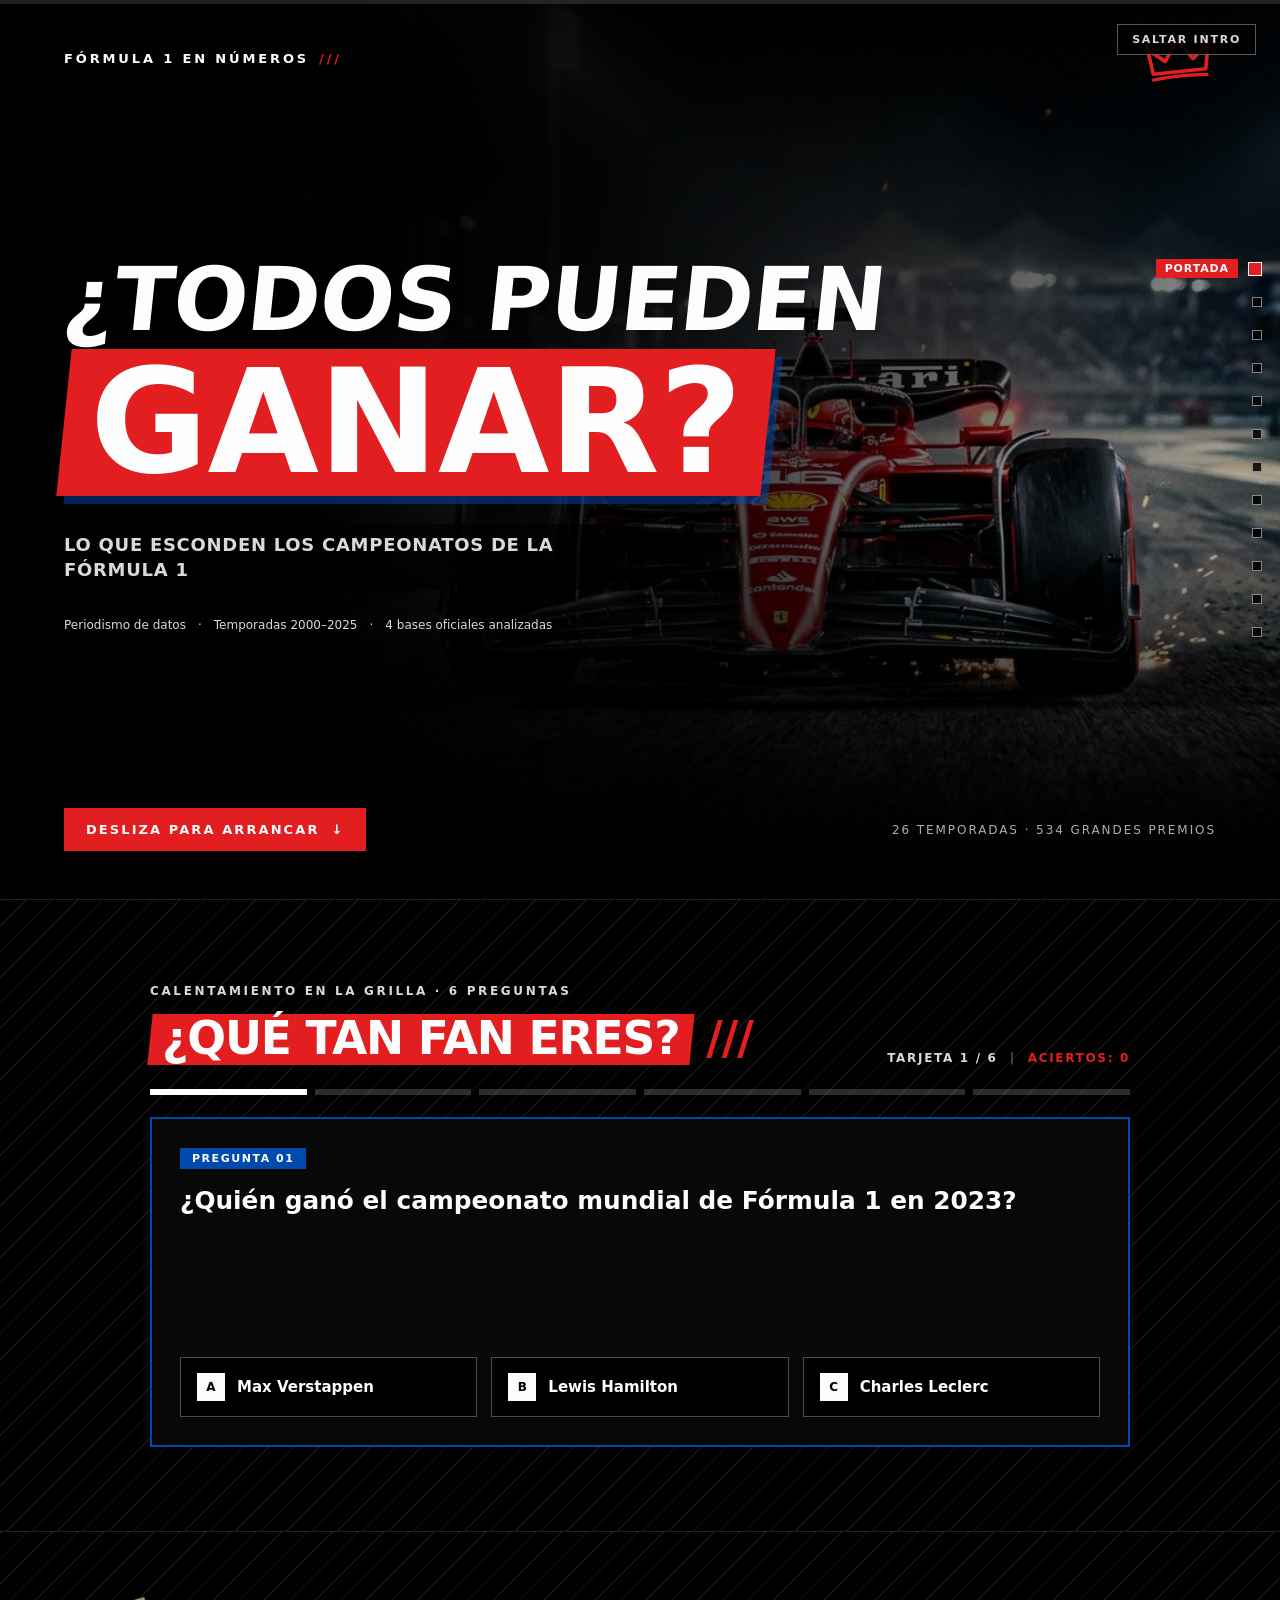
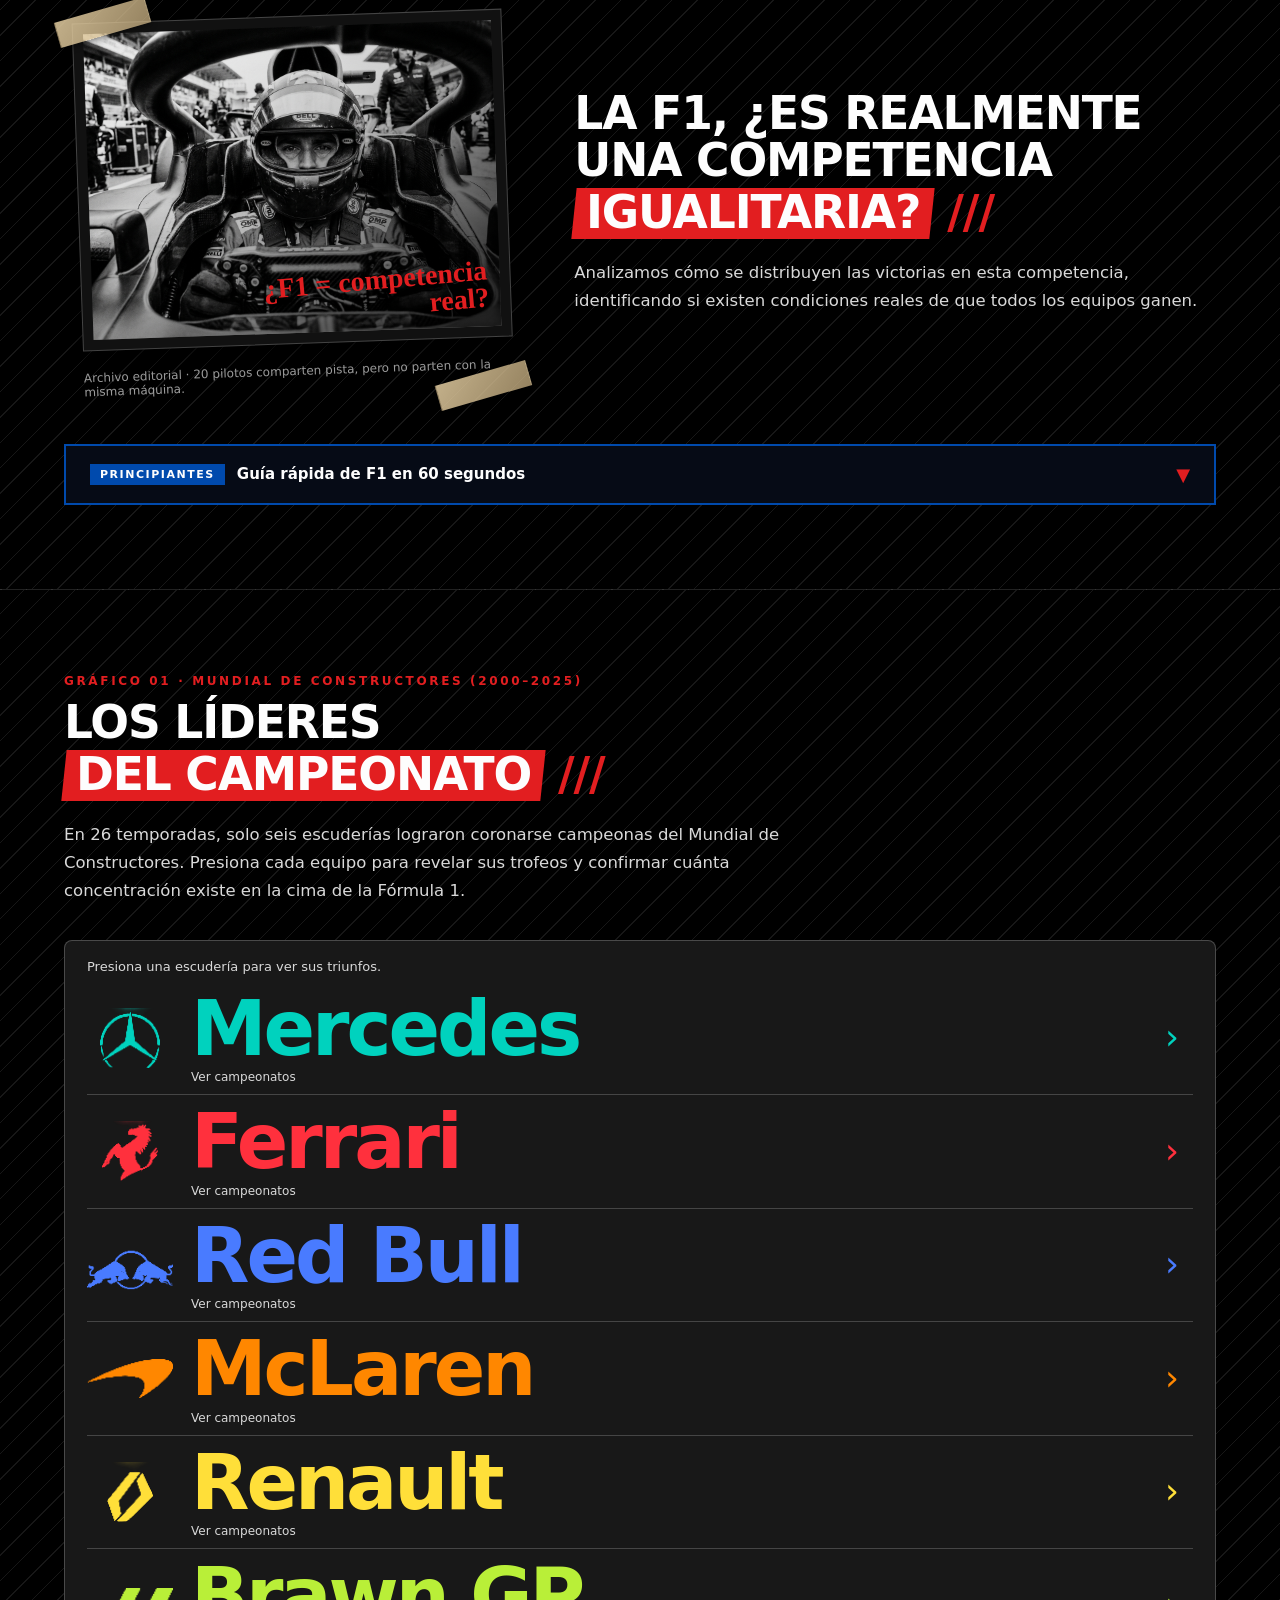
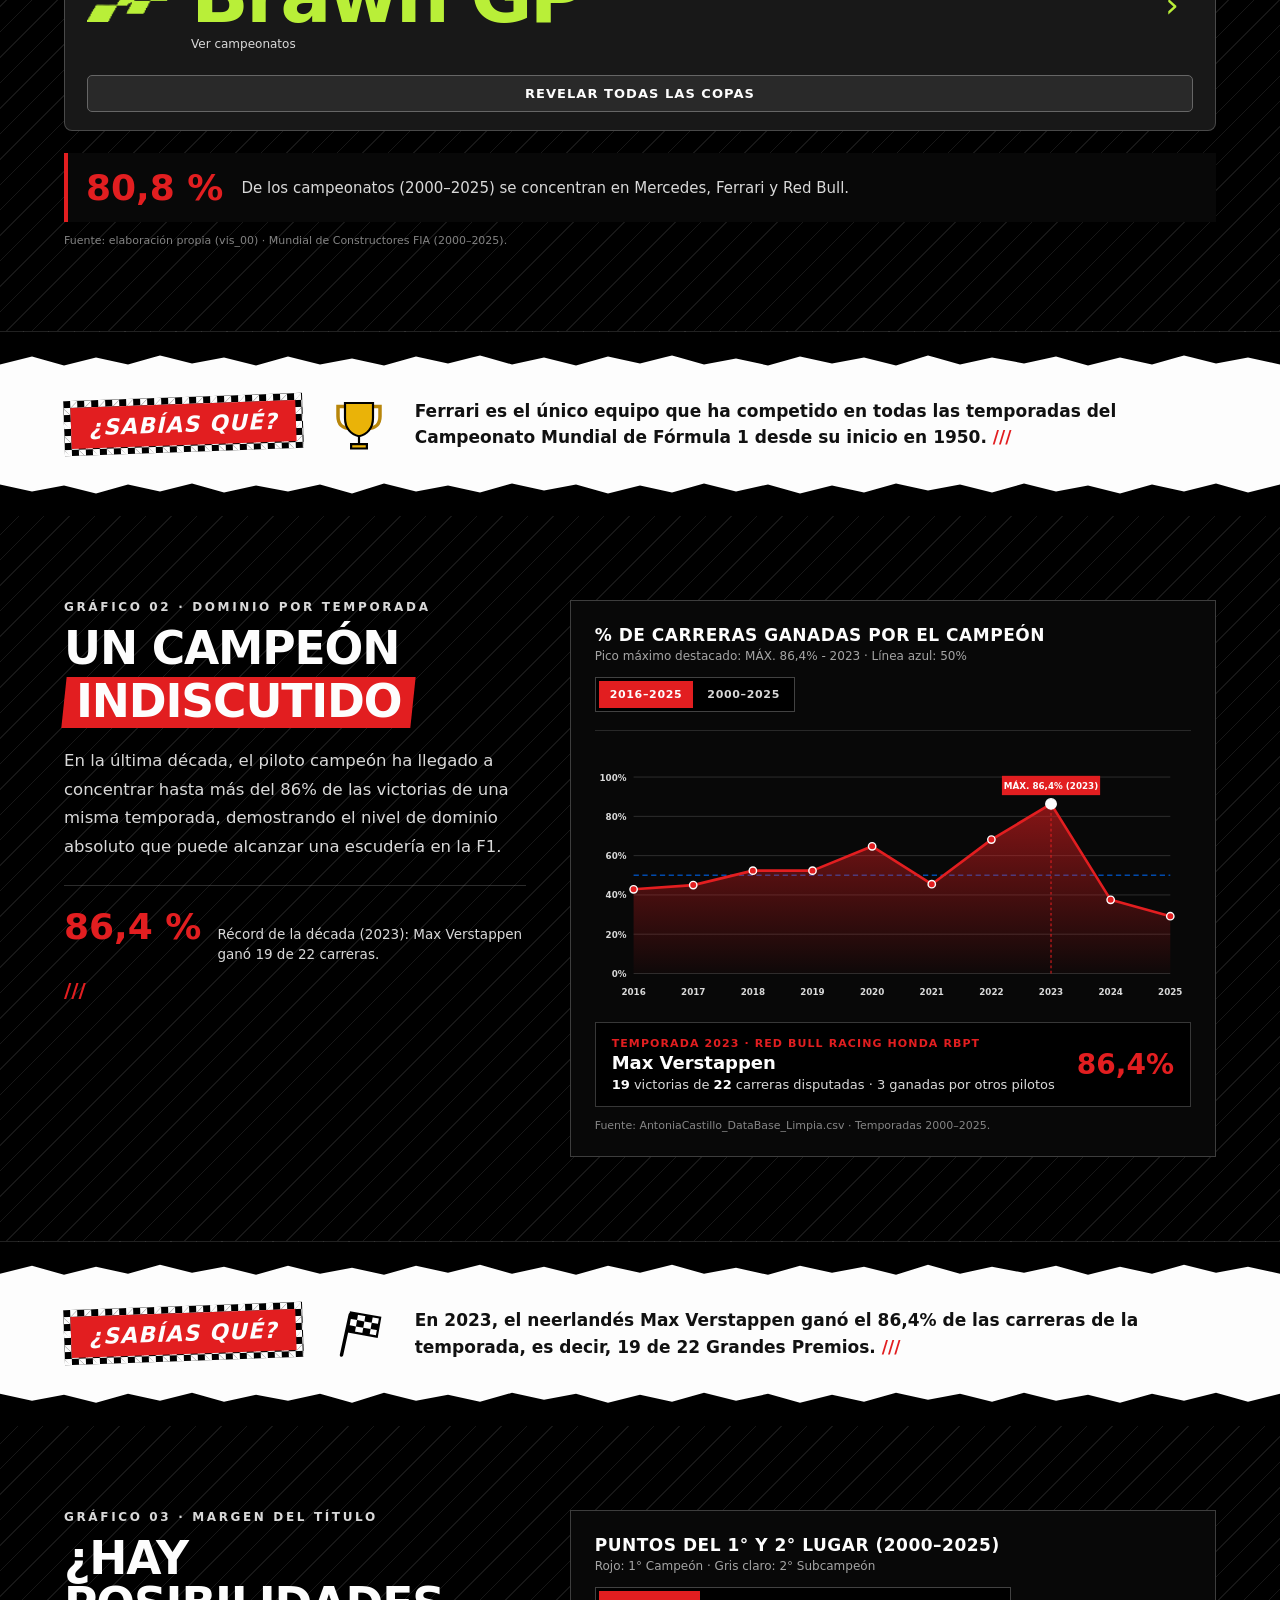
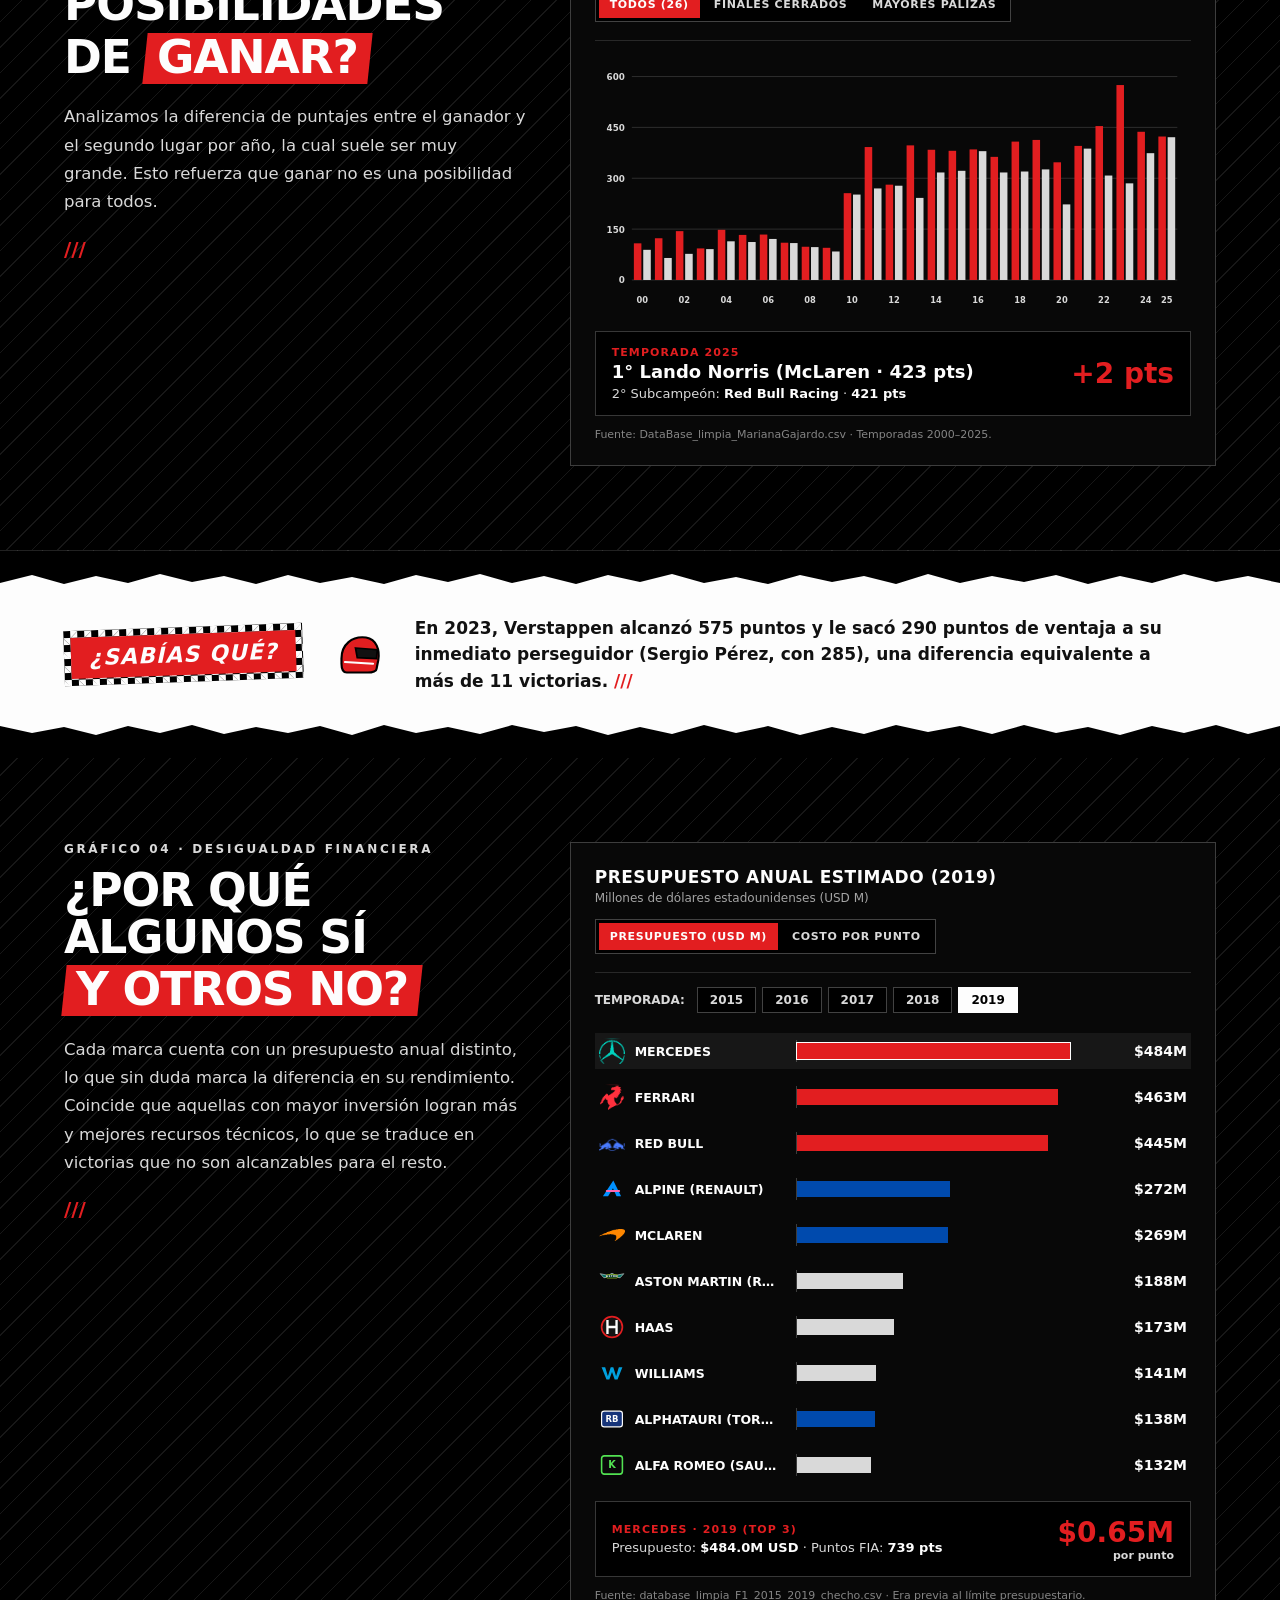
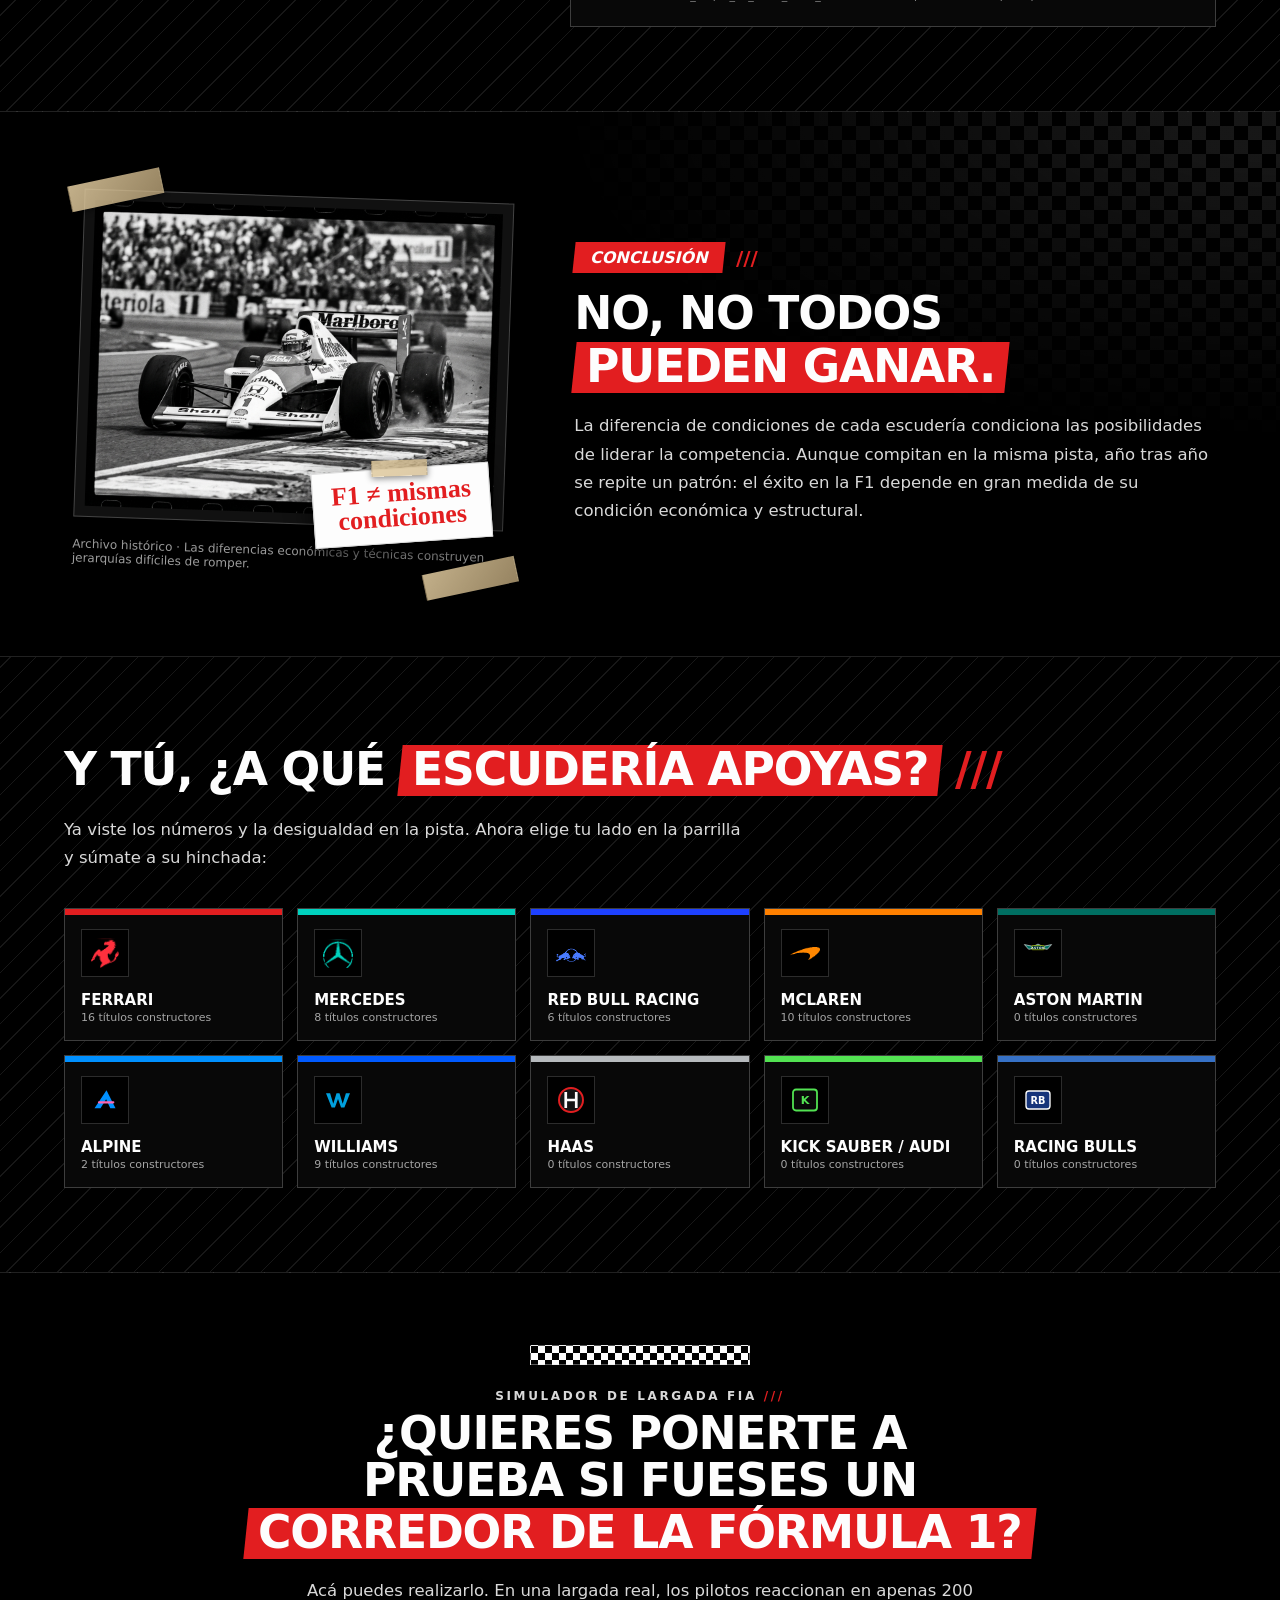
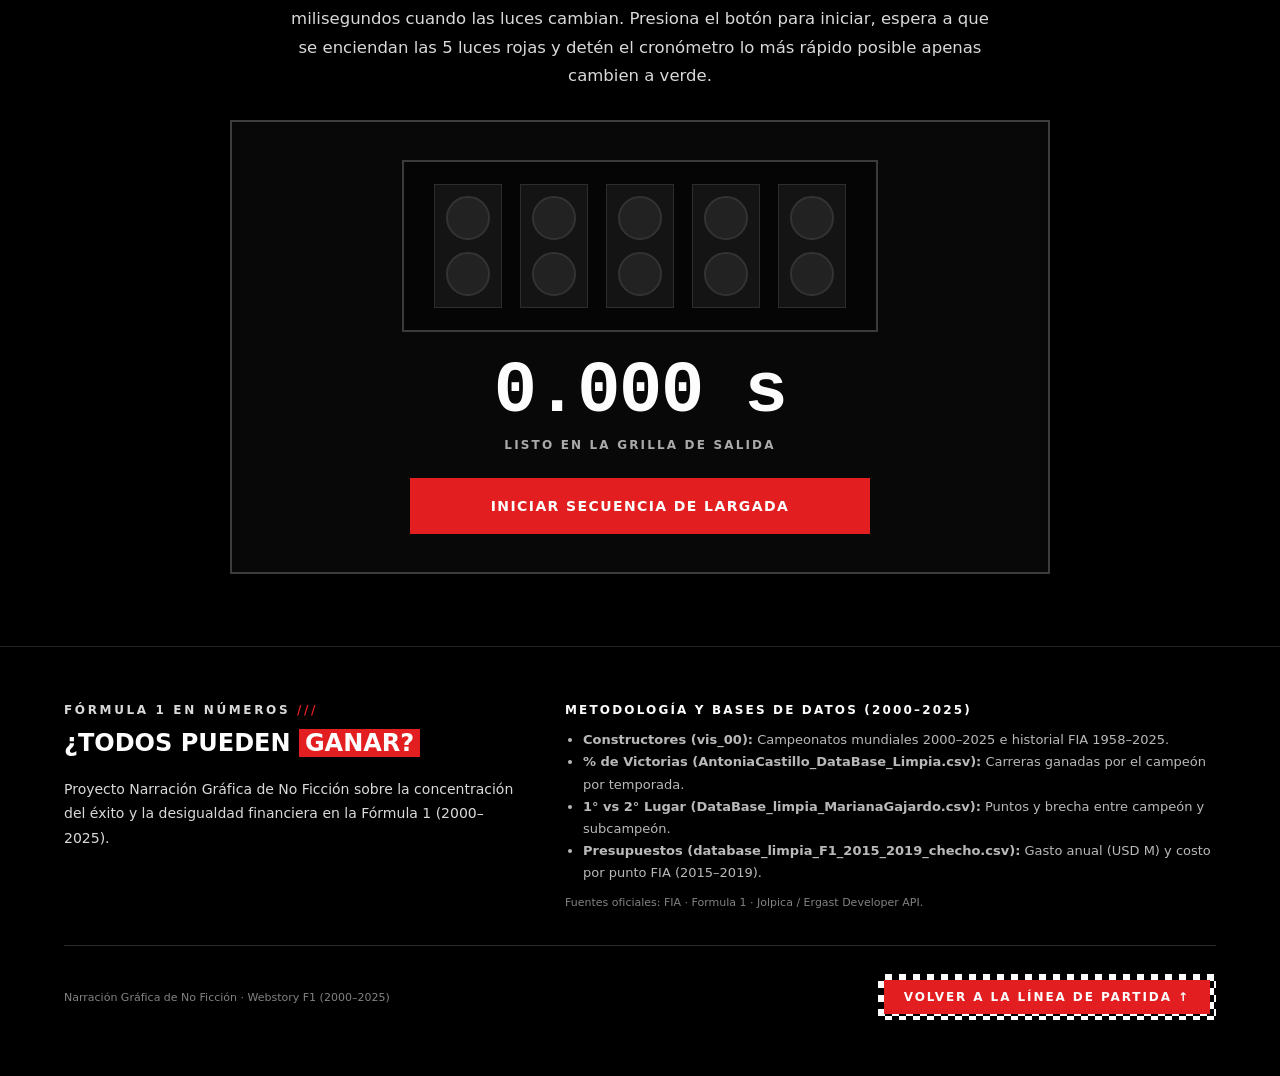
<file: Entrega_05/docs/index.html>
<!doctype html>
<html lang="es">
<head>
  <meta charset="utf-8" />
  <meta name="viewport" content="width=device-width, initial-scale=1.0" />
  <title>¿Todos Pueden Ganar? — Fórmula 1 en Números</title>
  <meta name="description" content="Lo que esconden los campeonatos de la Fórmula 1. Webstory interactiva de periodismo de datos sobre la concentración del éxito y los presupuestos en la F1 (2000–2025)." />
  <link rel="stylesheet" href="styles.css" />
  <script src="app.js" defer></script>
</head>
<body>
  <!-- Animación de Apertura (3.4s GPU translate3d) -->
  <div id="intro-overlay" class="intro-overlay" aria-hidden="false">
    <div id="intro-curtain" class="intro-curtain">
      <div class="bg-telemetry-stripes" style="position:absolute;inset:0;opacity:0.6;pointer-events:none;"></div>
      <div class="intro-curtain-edge" aria-hidden="true"></div>
      <div class="intro-caption">
        <p>Fórmula 1 en Números ///</p>
        <h2>¿Todos pueden <span>ganar?</span></h2>
      </div>
    </div>
    <div class="intro-car-runner" aria-hidden="true">
      <div id="intro-car-slot"></div>
      <div class="intro-tire-wakes">
        <div class="intro-wake-side"></div>
        <div class="intro-wake-center"></div>
        <div class="intro-wake-side"></div>
      </div>
    </div>
    <button type="button" id="intro-skip" class="intro-skip">Saltar intro</button>
  </div>

  <!-- Barra de progreso superior (4px #E21E20) -->
  <div class="scroll-progress-track" aria-hidden="true">
    <div id="scroll-progress-bar" class="scroll-progress-bar"></div>
  </div>

  <!-- Navegación Lateral (Telemetría) -->
  <nav id="telemetry-nav" class="telemetry-nav" aria-label="Navegación de telemetría por secciones"></nav>

  <main>
    <!-- PARTE 1A: PORTADA -->
    <section id="portada" class="hero">
      <div class="hero-checkered bg-checkered-9" aria-hidden="true"></div>
      <div class="hero-bg-wrap" aria-hidden="true">
        <div class="hero-bg-inner">
          <img src="assets/hero_f1_front.jpg" alt="Monoplaza rojo de Fórmula 1 visto de frente acelerando en pista" />
        </div>
      </div>

      <div class="container hero-topbar">
        <div class="hero-brand">
          <span>Fórmula 1 en Números</span>
          <span class="slashes" aria-hidden="true">///</span>
        </div>
        <svg viewBox="0 0 90 64" class="hero-crown" aria-hidden="true">
          <path d="M12 48 L8 18 L28 34 L45 10 L62 34 L82 18 L76 48 Z" fill="none" stroke="#E21E20" stroke-width="4.5" stroke-linecap="round" stroke-linejoin="round" />
          <path d="M11 55 Q45 52 77 55" fill="none" stroke="#E21E20" stroke-width="4" stroke-linecap="round" />
          <circle cx="8" cy="15" r="3" fill="#E21E20" />
          <circle cx="45" cy="7" r="3.5" fill="#E21E20" />
          <circle cx="82" cy="15" r="3" fill="#E21E20" />
        </svg>
      </div>

      <div class="container hero-main">
        <h1 class="hero-title">
          <span class="hero-title-line1">¿Todos pueden</span>
          <span class="hero-title-ganar"><span>GANAR?</span></span>
        </h1>
        <p class="hero-subtitle">Lo que esconden los campeonatos de la Fórmula 1</p>
        <div class="hero-meta tabular-nums">
          <span>Periodismo de datos</span>
          <span aria-hidden="true">·</span>
          <span>Temporadas 2000–2025</span>
          <span aria-hidden="true">·</span>
          <span>4 bases oficiales analizadas</span>
        </div>
      </div>

      <div class="container hero-footer">
        <button type="button" id="btn-start" class="cta-start">
          <span>Desliza para arrancar</span>
          <span aria-hidden="true">↓</span>
        </button>
        <span class="hero-counter">26 temporadas · 534 Grandes Premios</span>
      </div>
    </section>

    <!-- PARTE 1B: DINÁMICA INTERACTIVA "¿QUÉ TAN FAN ERES?" (FLIP-CARD 3D) -->
    <section id="quiz-fan" class="section-block bg-telemetry-stripes reveal-on-scroll">
      <div class="container" style="max-width:980px;">
        <div class="quiz-header">
          <div>
            <p class="eyebrow">Calentamiento en la Grilla · 6 Preguntas</p>
            <h2 class="section-title">
              <span class="headline-red-block"><span>¿Qué tan fan eres?</span></span>
              <span class="slashes" aria-hidden="true">///</span>
            </h2>
          </div>
          <div id="quiz-status" class="quiz-status tabular-nums">
            <span>Tarjeta <strong id="quiz-step-num">1</strong> / 6</span>
            <span style="opacity:0.4;">|</span>
            <span style="color:#E21E20;">Aciertos: <strong id="quiz-score-num">0</strong></span>
          </div>
        </div>

        <div id="quiz-dots" class="quiz-dots" aria-hidden="true"></div>
        <div id="quiz-stage"></div>
      </div>
    </section>

    <!-- PARTE 2: INTRODUCCIÓN + GUÍA RÁPIDA DESPLEGABLE -->
    <section id="guia-f1" class="section-block bg-telemetry-stripes reveal-on-scroll">
      <div class="container">
        <div class="two-col-collage">
          <div>
            <figure class="scrapbook-frame">
              <div class="masking-tape tape-tl" aria-hidden="true"></div>
              <div class="masking-tape tape-br" aria-hidden="true"></div>
              <div class="photo-card">
                <img src="assets/intro_cockpit_bw.jpg" alt="Piloto de Fórmula 1 dentro del cockpit en blanco y negro" />
                <div class="photo-vignette" aria-hidden="true"></div>
                <div class="hand-note-overlay" aria-hidden="true">
                  <p class="font-handwritten">¿F1 = competencia<br />real?</p>
                </div>
              </div>
              <figcaption class="photo-caption">
                Archivo editorial · 20 pilotos comparten pista, pero no parten con la misma máquina.
              </figcaption>
            </figure>
          </div>

          <div>
            <h2 class="section-title">
              La F1, ¿es realmente una competencia
              <span class="headline-red-block"><span>igualitaria?</span></span>
              <span class="slashes" aria-hidden="true">///</span>
            </h2>
            <p class="section-copy">
              Analizamos cómo se distribuyen las victorias en esta competencia, identificando si
              existen condiciones reales de que todos los equipos ganen.
            </p>
          </div>
        </div>

        <div class="guide-box">
          <button type="button" id="guide-trigger" class="guide-trigger" aria-expanded="false" aria-controls="guide-panel">
            <span class="guide-trigger-left">
              <span class="guide-tag">Principiantes</span>
              <span class="guide-question">Guía rápida de F1 en 60 segundos</span>
            </span>
            <span class="guide-chevron" aria-hidden="true">▼</span>
          </button>
          <div id="guide-panel" class="guide-panel">
            <article class="guide-card">
              <span class="guide-card-num">01 · Dos Trofeos</span>
              <h3>Pilotos vs. Constructores</h3>
              <p>
                En F1 hay dos títulos por año. El de <strong>Pilotos</strong> premia al corredor con más puntos;
                el de <strong>Constructores</strong> premia a la escudería (fábrica) que suma los puntos de sus dos autos y define el reparto millonario de premios.
              </p>
            </article>
            <article class="guide-card">
              <span class="guide-card-num">02 · Regla de Puntos</span>
              <h3>Sistema de Puntos</h3>
              <p>
                Puntúan los 10 primeros de cada carrera (<strong>25 pts al 1°</strong>, 18 al 2°, 15 al 3°... hasta 1 pt al 10°).
                <em>(Nota: hasta 2009 el ganador recibía 10 puntos).</em>
              </p>
            </article>
            <article class="guide-card">
              <span class="guide-card-num">03 · Ingeniería</span>
              <h3>El peso de la máquina</h3>
              <p>
                A diferencia de otros deportes, en la F1 el auto representa gran parte del rendimiento: aerodinámica,
                motor e inversión tecnológica marcan diferencias estructurales durante años.
              </p>
            </article>
          </div>
        </div>
      </div>
    </section>

    <!-- PARTE 3: GRÁFICO 1 — LÍDERES DEL CAMPEONATO (TROFEOS EXPANDIBLES 2000–2025) -->
    <section id="constructores" class="section-block bg-telemetry-stripes reveal-on-scroll">
      <div class="container">
        <div style="max-width:740px;margin-bottom:34px;">
          <p class="eyebrow" style="color:#E21E20;">Gráfico 01 · Mundial de Constructores (2000–2025)</p>
          <h2 class="section-title">
            Los líderes
            <span class="headline-red-block"><span>del campeonato</span></span>
            <span class="slashes" aria-hidden="true">///</span>
          </h2>
          <p class="section-copy">
            En 26 temporadas, solo seis escuderías lograron coronarse campeonas del Mundial de Constructores.
            Presiona cada equipo para revelar sus trofeos y confirmar cuánta concentración existe en la cima de la Fórmula 1.
          </p>
        </div>

        <div class="trophies-panel">
          <p class="trophies-help">Presiona una escudería para ver sus triunfos.</p>
          <div id="teams-trophies" class="trophies-list"></div>
          <button type="button" class="trophies-all-btn" id="btn-toggle-all-cups">Revelar todas las copas</button>
        </div>

        <div class="trophies-insight">
          <strong class="tabular-nums">80,8 %</strong>
          <span>De los campeonatos (2000–2025) se concentran en Mercedes, Ferrari y Red Bull.</span>
        </div>
        <p class="source-note">Fuente: elaboración propia (vis_00) · Mundial de Constructores FIA (2000–2025).</p>
      </div>
    </section>

    <!-- PARTE 4: CÁPSULA ¿SABÍAS QUÉ? 01 -->
    <section id="sabias-que-1" class="trivia-section">
      <div class="ripped-paper">
        <div class="container trivia-inner">
          <div class="trivia-badge-wrap bg-checkered-bold"><div class="trivia-badge">¿SABÍAS QUÉ?</div></div>
          <svg viewBox="0 0 64 64" class="trivia-icon" aria-hidden="true">
            <path d="M18 12H8v11c0 9 5 14 14 14M46 12h10v11c0 9-5 14-14 14" fill="none" stroke="#B8860B" stroke-width="4" stroke-linecap="round"/>
            <path d="M16 8h32v17c0 12-7 19-16 21v9h9v5H23v-5h9v-9c-9-2-16-9-16-21V8z" fill="#EAB308" stroke="#000" stroke-width="2.5"/>
          </svg>
          <div class="trivia-copy">
            <p class="trivia-lead">
              Ferrari es el único equipo que ha competido en todas las temporadas del Campeonato Mundial de Fórmula 1 desde su inicio en 1950.
              <span class="slashes" aria-hidden="true">///</span>
            </p>
          </div>
        </div>
      </div>
    </section>

    <!-- PARTE 5: GRÁFICO 2 — UN CAMPEÓN INDISCUTIDO -->
    <section id="porcentaje-victorias" class="section-block bg-telemetry-stripes reveal-on-scroll">
      <div class="container two-col">
        <div>
          <p class="eyebrow">Gráfico 02 · Dominio por Temporada</p>
          <h2 class="section-title">
            Un campeón
            <span class="headline-red-block"><span>indiscutido</span></span>
          </h2>
          <p class="section-copy">
            En la última década, el piloto campeón ha llegado a concentrar hasta más del 86% de las
            victorias de una misma temporada, demostrando el nivel de dominio absoluto que puede
            alcanzar una escudería en la F1.
          </p>
          <div class="kpi-strip">
            <span class="kpi-big tabular-nums">86,4 %</span>
            <span class="kpi-desc">Récord de la década (2023): Max Verstappen ganó 19 de 22 carreras.</span>
          </div>
          <p class="slashes" style="font-size:20px;margin-top:14px;" aria-hidden="true">///</p>
        </div>

        <div class="chart-panel">
          <div class="chart-header">
            <div>
              <h3 class="chart-title">% de Carreras Ganadas por el Campeón</h3>
              <p class="chart-sub">Pico máximo destacado: MÁX. 86,4% - 2023 · Línea azul: 50%</p>
            </div>
            <div class="seg-group" role="group" aria-label="Rango de temporadas">
              <button type="button" class="seg-btn is-active" data-c2-range="decade">2016–2025</button>
              <button type="button" class="seg-btn" data-c2-range="all">2000–2025</button>
            </div>
          </div>

          <div id="c2-svg-wrap" class="svg-chart-wrap"></div>

          <div id="c2-readout" class="readout-box" aria-live="polite"></div>
          <p class="source-note">Fuente: AntoniaCastillo_DataBase_Limpia.csv · Temporadas 2000–2025.</p>
        </div>
      </div>
    </section>

    <!-- PARTE 6: CÁPSULA ¿SABÍAS QUÉ? 02 -->
    <section id="sabias-que-2" class="trivia-section">
      <div class="ripped-paper">
        <div class="container trivia-inner">
          <div class="trivia-badge-wrap bg-checkered-bold"><div class="trivia-badge">¿SABÍAS QUÉ?</div></div>
          <svg viewBox="0 0 64 64" class="trivia-icon" aria-hidden="true">
            <line x1="12" y1="56" x2="22" y2="10" stroke="#000" stroke-width="4" stroke-linecap="round"/>
            <g transform="rotate(10 36 24)">
              <rect x="20" y="10" width="34" height="22" fill="#FDFDFD" stroke="#000" stroke-width="2.5"/>
              <rect x="20" y="10" width="8.5" height="7.3" fill="#000"/>
              <rect x="37" y="10" width="8.5" height="7.3" fill="#000"/>
              <rect x="28.5" y="17.3" width="8.5" height="7.3" fill="#000"/>
              <rect x="45.5" y="17.3" width="8.5" height="7.3" fill="#000"/>
              <rect x="20" y="24.6" width="8.5" height="7.3" fill="#000"/>
              <rect x="37" y="24.6" width="8.5" height="7.3" fill="#000"/>
            </g>
          </svg>
          <div class="trivia-copy">
            <p class="trivia-lead">
              En 2023, el neerlandés Max Verstappen ganó el 86,4% de las carreras de la temporada, es decir, 19 de 22 Grandes Premios.
              <span class="slashes" aria-hidden="true">///</span>
            </p>
          </div>
        </div>
      </div>
    </section>

    <!-- PARTE 7: GRÁFICO 3 — ¿HAY POSIBILIDADES DE GANAR? (1° VS 2° LUGAR) -->
    <section id="primero-vs-segundo" class="section-block bg-telemetry-stripes reveal-on-scroll">
      <div class="container two-col">
        <div>
          <p class="eyebrow">Gráfico 03 · Margen del Título</p>
          <h2 class="section-title">
            ¿Hay posibilidades de
            <span class="headline-red-block"><span>ganar?</span></span>
          </h2>
          <p class="section-copy">
            Analizamos la diferencia de puntajes entre el ganador y el segundo lugar por año, la
            cual suele ser muy grande. Esto refuerza que ganar no es una posibilidad para todos.
          </p>
          <p class="slashes" style="font-size:20px;margin-top:20px;" aria-hidden="true">///</p>
        </div>

        <div class="chart-panel">
          <div class="chart-header">
            <div>
              <h3 class="chart-title">Puntos del 1° y 2° Lugar (2000–2025)</h3>
              <p class="chart-sub">Rojo: 1° Campeón · Gris claro: 2° Subcampeón</p>
            </div>
            <div class="seg-group" role="group" aria-label="Filtrar temporadas">
              <button type="button" class="seg-btn is-active" data-c3-filter="all">Todos (26)</button>
              <button type="button" class="seg-btn" data-c3-filter="close">Finales cerrados</button>
              <button type="button" class="seg-btn" data-c3-filter="blowout">Mayores palizas</button>
            </div>
          </div>

          <div id="c3-svg-wrap" class="svg-chart-wrap"></div>

          <div id="c3-readout" class="readout-box" aria-live="polite"></div>
          <p class="source-note">Fuente: DataBase_limpia_MarianaGajardo.csv · Temporadas 2000–2025.</p>
        </div>
      </div>
    </section>

    <!-- PARTE 8: CÁPSULA ¿SABÍAS QUÉ? 03 -->
    <section id="sabias-que-3" class="trivia-section">
      <div class="ripped-paper">
        <div class="container trivia-inner">
          <div class="trivia-badge-wrap bg-checkered-bold"><div class="trivia-badge">¿SABÍAS QUÉ?</div></div>
          <svg viewBox="0 0 64 64" class="trivia-icon" aria-hidden="true">
            <path d="M12 36 C12 20, 24 10, 40 12 C52 14, 56 26, 54 38 L52 48 C52 50, 48 52, 42 52 L18 52 C14 52, 12 48, 12 42 Z" fill="#E21E20" stroke="#000" stroke-width="2.5"/>
            <path d="M28 24 L53 26 L52 36 L30 35 Z" fill="#111" stroke="#000" stroke-width="2"/>
            <path d="M16 40 L48 42" stroke="#FDFDFD" stroke-width="2.5" stroke-linecap="round"/>
          </svg>
          <div class="trivia-copy">
            <p class="trivia-lead">
              En 2023, Verstappen alcanzó 575 puntos y le sacó 290 puntos de ventaja a su inmediato perseguidor (Sergio Pérez, con 285), una diferencia equivalente a más de 11 victorias.
              <span class="slashes" aria-hidden="true">///</span>
            </p>
          </div>
        </div>
      </div>
    </section>

    <!-- PARTE 9: GRÁFICO 4 — ¿POR QUÉ ALGUNOS SÍ Y OTROS NO? -->
    <section id="presupuestos" class="section-block bg-telemetry-stripes reveal-on-scroll">
      <div class="container two-col">
        <div>
          <p class="eyebrow">Gráfico 04 · Desigualdad Financiera</p>
          <h2 class="section-title">
            ¿Por qué algunos sí
            <span class="headline-red-block"><span>y otros no?</span></span>
          </h2>
          <p class="section-copy">
            Cada marca cuenta con un presupuesto anual distinto, lo que sin duda marca la diferencia
            en su rendimiento. Coincide que aquellas con mayor inversión logran más y mejores
            recursos técnicos, lo que se traduce en victorias que no son alcanzables para el resto.
          </p>
          <p class="slashes" style="font-size:20px;margin-top:20px;" aria-hidden="true">///</p>
        </div>

        <div class="chart-panel">
          <div class="chart-header">
            <div>
              <h3 id="c4-title" class="chart-title">Presupuesto Anual Estimado (2019)</h3>
              <p id="c4-subtitle" class="chart-sub">Millones de dólares estadounidenses (USD M)</p>
            </div>
            <div class="seg-group" role="group" aria-label="Alternar métrica financiera">
              <button type="button" class="seg-btn is-active" data-c4-metric="budget">Presupuesto (USD M)</button>
              <button type="button" class="seg-btn" data-c4-metric="costPerPoint">Costo por Punto</button>
            </div>
          </div>

          <div id="c4-years" class="year-bar" role="group" aria-label="Selector de año 2015–2019"></div>
          <div id="c4-bars" class="hbar-list"></div>
          <div id="c4-readout" class="readout-box" aria-live="polite"></div>
          <p class="source-note">Fuente: database_limpia_F1_2015_2019_checho.csv · Era previa al límite presupuestario.</p>
        </div>
      </div>
    </section>

    <!-- PARTE 10: CONCLUSIÓN EDITORIAL -->
    <section id="conclusion" class="section-block reveal-on-scroll" style="overflow:hidden;">
      <div class="hero-checkered bg-checkered-9" aria-hidden="true"></div>
      <div class="container two-col-collage" style="position:relative;z-index:10;">
        <div>
          <figure class="scrapbook-frame tilt-right">
            <div class="masking-tape tape-tl" aria-hidden="true"></div>
            <div class="masking-tape tape-br" aria-hidden="true"></div>
            <div class="photo-card">
              <img src="assets/conclusion_vintage_f1_bw.jpg" alt="Fotografía histórica en blanco y negro de un monoplaza clásico de Fórmula 1" />
              <div class="pasted-note">
                <div class="masking-tape tape-top-center" aria-hidden="true"></div>
                <p class="font-handwritten">F1 ≠ mismas<br />condiciones</p>
              </div>
            </div>
            <figcaption class="photo-caption">
              Archivo histórico · Las diferencias económicas y técnicas construyen jerarquías difíciles de romper.
            </figcaption>
          </figure>
        </div>

        <div>
          <div style="display:flex;align-items:center;gap:12px;margin-bottom:18px;">
            <span class="headline-red-block" style="margin:0;padding:6px 16px;font-weight:900;font-style:italic;text-transform:uppercase;">
              <span>Conclusión</span>
            </span>
            <span class="slashes" style="font-size:20px;" aria-hidden="true">///</span>
          </div>
          <h2 class="section-title">
            No, no todos
            <span class="headline-red-block"><span>pueden ganar.</span></span>
          </h2>
          <p class="section-copy">
            La diferencia de condiciones de cada escudería condiciona las posibilidades de liderar
            la competencia. Aunque compitan en la misma pista, año tras año se repite un patrón: el
            éxito en la F1 depende en gran medida de su condición económica y estructural.
          </p>
        </div>
      </div>
    </section>

    <!-- PARTE 11: SELECTOR INTERACTIVO DE ESCUDERÍAS -->
    <section id="tu-escuderia" class="section-block bg-telemetry-stripes reveal-on-scroll">
      <div class="container">
        <h2 class="section-title">
          Y tú, ¿a qué
          <span class="headline-red-block"><span>escudería apoyas?</span></span>
          <span class="slashes" aria-hidden="true">///</span>
        </h2>
        <p class="section-copy" style="max-width:680px;">
          Ya viste los números y la desigualdad en la pista. Ahora elige tu lado en la parrilla y súmate a su hinchada:
        </p>

        <div id="fan-grid" class="team-grid"></div>
        <div id="fan-confirmed" style="display:none;"></div>
      </div>
    </section>

    <!-- CIERRE INTERACTIVO: SIMULADOR REAL DE REFLEJOS EN LARGADA F1 -->
    <section id="semaforo-final" class="lights-section">
      <div class="container lights-inner">
        <div class="lights-wave bg-checkered-bold" aria-hidden="true"></div>
        <p class="eyebrow" style="margin-bottom:8px;">Simulador de Largada FIA <span class="slashes">///</span></p>
        <h2 class="section-title" style="max-width:860px;margin:0 auto;">
          ¿QUIERES PONERTE A PRUEBA SI FUESES UN
          <span class="headline-red-block"><span>CORREDOR DE LA FÓRMULA 1?</span></span>
        </h2>
        <p class="section-copy" style="max-width:720px;margin:18px auto 0;">
          Acá puedes realizarlo. En una largada real, los pilotos reaccionan en apenas 200 milisegundos
          cuando las luces cambian. Presiona el botón para iniciar, espera a que se enciendan las 5 luces
          rojas y detén el cronómetro lo más rápido posible apenas cambien a verde.
        </p>

        <div class="reaction-panel">
          <div id="gantry-lights" class="gantry-box" aria-label="Semáforo de salida Fórmula 1 de 5 columnas"></div>

          <div class="reaction-clock-wrap">
            <div id="reaction-clock" class="reaction-clock tabular-nums">0.000 s</div>
            <p id="reaction-substatus" class="reaction-substatus">Listo en la grilla de salida</p>
          </div>

          <div class="reaction-actions">
            <button type="button" id="btn-reaction-action" class="btn-reaction-action is-idle">
              INICIAR SECUENCIA DE LARGADA
            </button>
          </div>

          <div id="reaction-feedback" class="reaction-feedback" style="display:none;" aria-live="polite"></div>
        </div>
      </div>
    </section>
  </main>

  <!-- BLOQUE 12: FOOTER EDITORIAL Y METODOLOGÍA -->
  <footer id="footer" class="site-footer">
    <div class="container">
      <div class="footer-grid">
        <div>
          <p class="eyebrow">Fórmula 1 en Números <span class="slashes">///</span></p>
          <h3 style="margin:0;font-size:24px;font-weight:900;text-transform:uppercase;">
            ¿Todos pueden <span style="background:#E21E20;padding:0 6px;">ganar?</span>
          </h3>
          <p class="section-copy" style="font-size:14px;">
            Proyecto Narración Gráfica de No Ficción sobre la concentración del éxito y la desigualdad financiera en la Fórmula 1 (2000–2025).
          </p>
        </div>
        <div>
          <h4 style="margin:0;font-size:12px;font-weight:900;text-transform:uppercase;letter-spacing:0.18em;">
            Metodología y Bases de Datos (2000–2025)
          </h4>
          <ul class="footer-list">
            <li><strong>Constructores (vis_00):</strong> Campeonatos mundiales 2000–2025 e historial FIA 1958–2025.</li>
            <li><strong>% de Victorias (AntoniaCastillo_DataBase_Limpia.csv):</strong> Carreras ganadas por el campeón por temporada.</li>
            <li><strong>1° vs 2° Lugar (DataBase_limpia_MarianaGajardo.csv):</strong> Puntos y brecha entre campeón y subcampeón.</li>
            <li><strong>Presupuestos (database_limpia_F1_2015_2019_checho.csv):</strong> Gasto anual (USD M) y costo por punto FIA (2015–2019).</li>
          </ul>
          <p class="source-note">Fuentes oficiales: FIA · Formula 1 · Jolpica / Ergast Developer API.</p>
        </div>
      </div>
      <div class="footer-bottom">
        <span class="source-note" style="margin:0;">Narración Gráfica de No Ficción · Webstory F1 (2000–2025)</span>
        <button type="button" id="btn-top" class="pit-up-wrap bg-checkered-bold">
          <span class="pit-up-btn">Volver a la línea de partida ↑</span>
        </button>
      </div>
    </div>
  </footer>
</body>
</html>
</file>
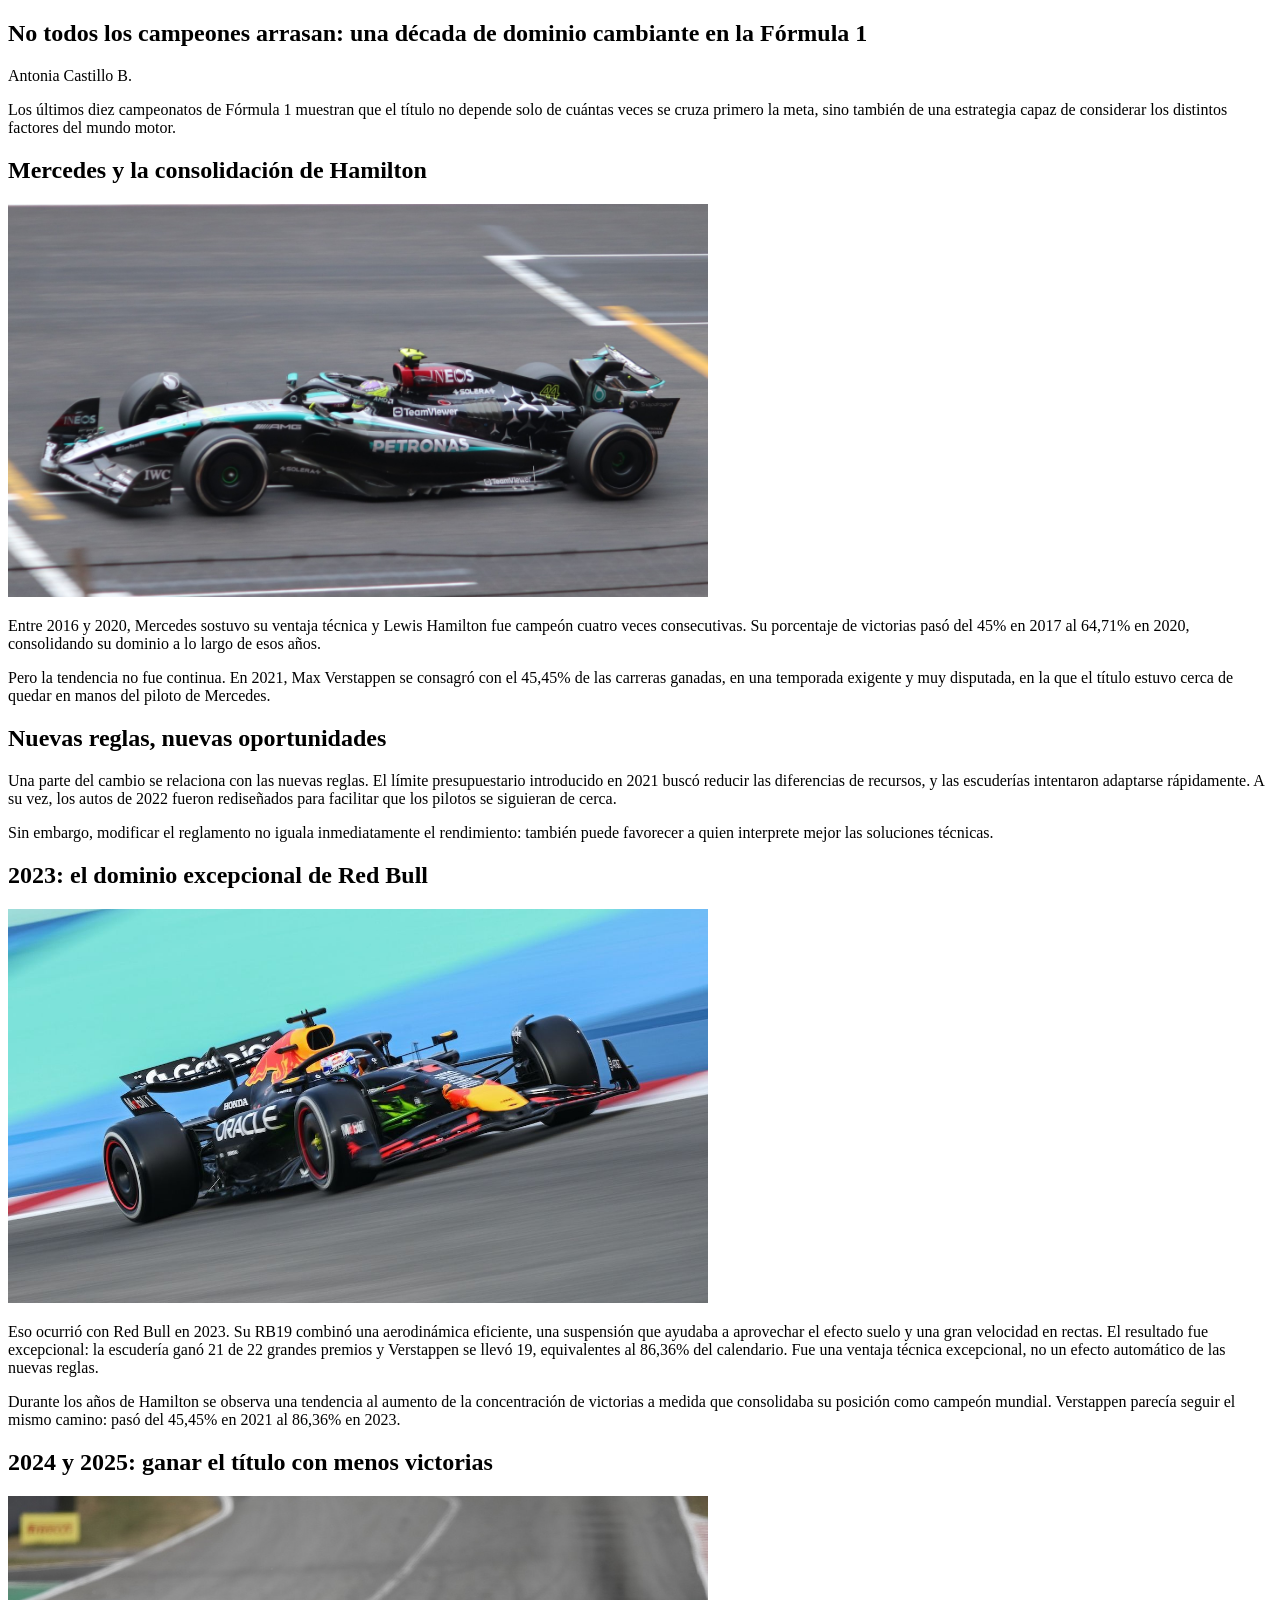
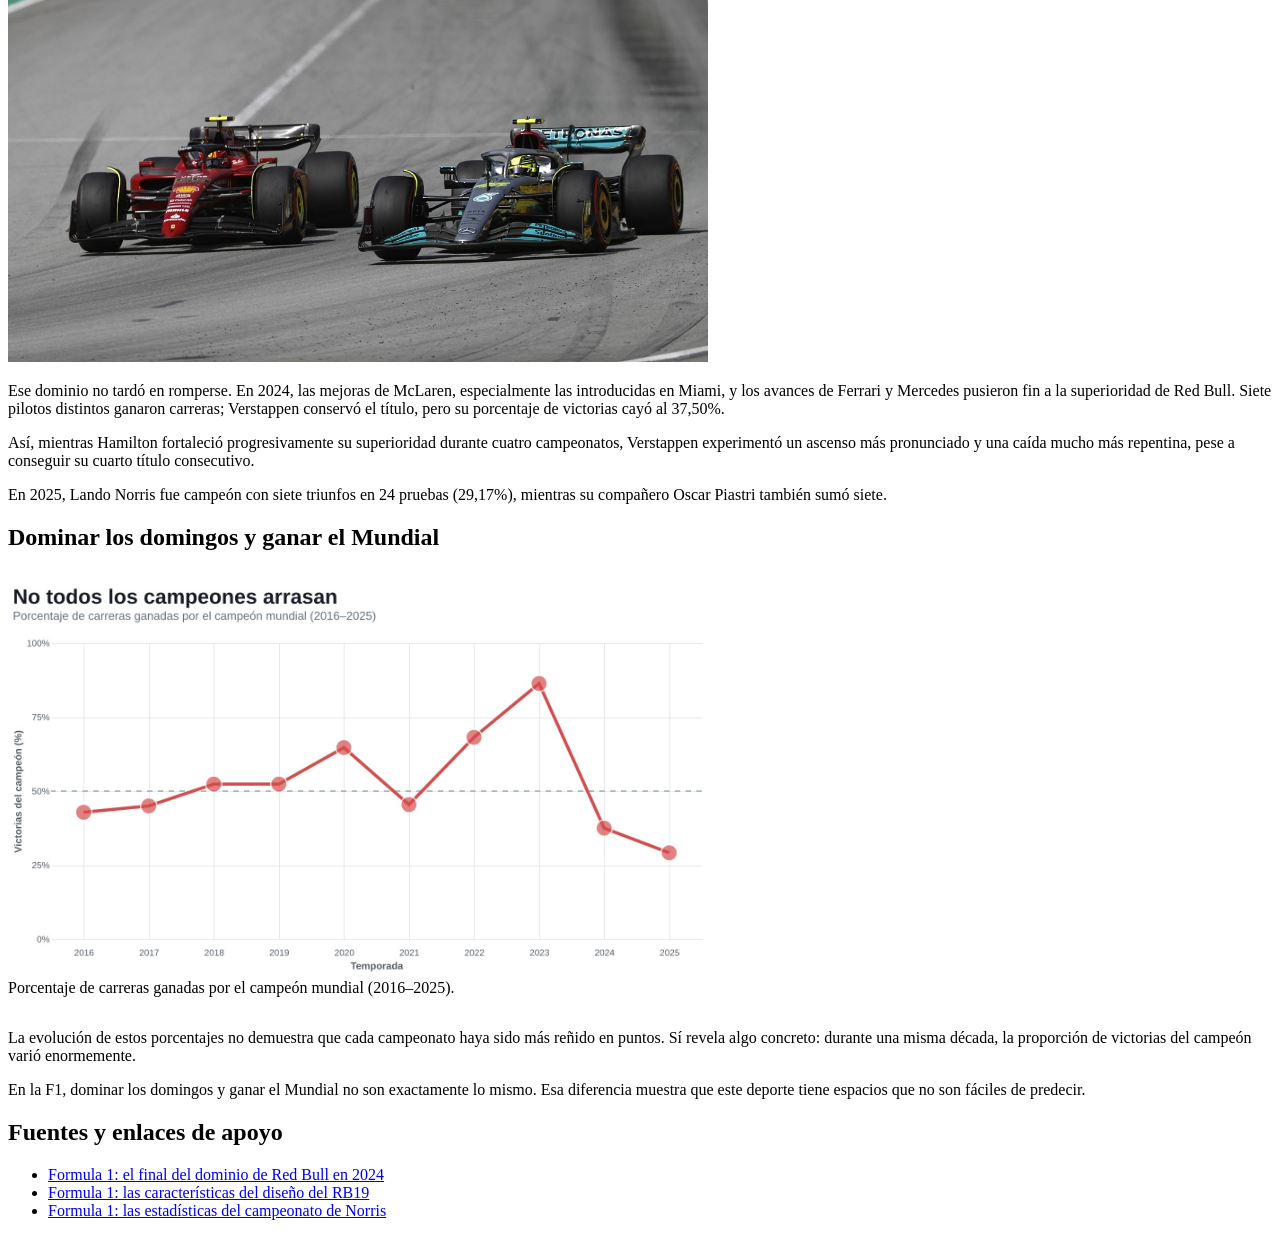
<file: Entrega_04/Castillo_Integrante_01_Antonia_vis_01/sitio_web/index.html>
<!DOCTYPE html>
<html lang="es">
<head>
<meta charset="utf-8">
<meta name="viewport" content="width=device-width, initial-scale=1">
<title>No todos los campeones arrasan: una década de dominio cambiante en la Fórmula 1</title>
<style>img { max-width: 100%; height: auto; }</style>
</head>
<body><main><article>
<header>
<h1>No todos los campeones arrasan: una década de dominio cambiante en la Fórmula 1</h1>
<p class="autora">Antonia Castillo B.</p>
<p class="bajada">Los últimos diez campeonatos de Fórmula 1 muestran que el título no depende solo de cuántas veces se cruza primero la meta, sino también de una estrategia capaz de considerar los distintos factores del mundo motor.</p>
</header>
<section>
<h2>Mercedes y la consolidación de Hamilton</h2>
  <img src="hamilton.jpeg" alt="Monoplaza Mercedes de Lewis Hamilton en pista" style="width:100%; max-width:700px; height:auto;">
<p>Entre 2016 y 2020, Mercedes sostuvo su ventaja técnica y Lewis Hamilton fue campeón cuatro veces consecutivas. Su porcentaje de victorias pasó del 45% en 2017 al 64,71% en 2020, consolidando su dominio a lo largo de esos años.</p>
<p>Pero la tendencia no fue continua. En 2021, Max Verstappen se consagró con el 45,45% de las carreras ganadas, en una temporada exigente y muy disputada, en la que el título estuvo cerca de quedar en manos del piloto de Mercedes.</p>
</section>
<section>
<h2>Nuevas reglas, nuevas oportunidades</h2>
<p>Una parte del cambio se relaciona con las nuevas reglas. El límite presupuestario introducido en 2021 buscó reducir las diferencias de recursos, y las escuderías intentaron adaptarse rápidamente. A su vez, los autos de 2022 fueron rediseñados para facilitar que los pilotos se siguieran de cerca.</p>
<p>Sin embargo, modificar el reglamento no iguala inmediatamente el rendimiento: también puede favorecer a quien interprete mejor las soluciones técnicas.</p>
</section>
<section>
<h2>2023: el dominio excepcional de Red Bull</h2>
  <img src="redbull.jpeg" alt="Monoplaza de Red Bull en pista" style="width:100%; max-width:700px; height:auto;">
<p>Eso ocurrió con Red Bull en 2023. Su RB19 combinó una aerodinámica eficiente, una suspensión que ayudaba a aprovechar el efecto suelo y una gran velocidad en rectas. El resultado fue excepcional: la escudería ganó 21 de 22 grandes premios y Verstappen se llevó 19, equivalentes al 86,36% del calendario. Fue una ventaja técnica excepcional, no un efecto automático de las nuevas reglas.</p>
<p>Durante los años de Hamilton se observa una tendencia al aumento de la concentración de victorias a medida que consolidaba su posición como campeón mundial. Verstappen parecía seguir el mismo camino: pasó del 45,45% en 2021 al 86,36% en 2023.</p>
</section>
<section>
<h2>2024 y 2025: ganar el título con menos victorias</h2>
  <img src="ferrari-mercedes.jpeg" alt="Monoplazas de Ferrari y Mercedes en pista" style="width:100%; max-width:700px; height:auto;">
<p>Ese dominio no tardó en romperse. En 2024, las mejoras de McLaren, especialmente las introducidas en Miami, y los avances de Ferrari y Mercedes pusieron fin a la superioridad de Red Bull. Siete pilotos distintos ganaron carreras; Verstappen conservó el título, pero su porcentaje de victorias cayó al 37,50%.</p>
<p>Así, mientras Hamilton fortaleció progresivamente su superioridad durante cuatro campeonatos, Verstappen experimentó un ascenso más pronunciado y una caída mucho más repentina, pese a conseguir su cuarto título consecutivo.</p>
<p>En 2025, Lando Norris fue campeón con siete triunfos en 24 pruebas (29,17%), mientras su compañero Oscar Piastri también sumó siete.</p>
</section>

<section>
<h2>Dominar los domingos y ganar el Mundial</h2>
<figure style="margin:2em 0"><img src="imagen_visualizacion.jpeg" alt="Porcentaje de carreras ganadas por el campeón mundial de Fórmula 1 entre 2016 y 2025" style="width:700px; max-width:100%; height:auto;"><figcaption>Porcentaje de carreras ganadas por el campeón mundial (2016–2025).</figcaption></figure>
<p>La evolución de estos porcentajes no demuestra que cada campeonato haya sido más reñido en puntos. Sí revela algo concreto: durante una misma década, la proporción de victorias del campeón varió enormemente.</p>
<p>En la F1, dominar los domingos y ganar el Mundial no son exactamente lo mismo. Esa diferencia muestra que este deporte tiene espacios que no son fáciles de predecir.</p>
</section>
<footer>
<h2>Fuentes y enlaces de apoyo</h2>
<ul>
<li><a href="https://www.formula1.com/en/latest/article/tech-weekly-how-red-bulls-two-year-dominance-came-to-a-sudden-end-in-2024.v4uQaun5VqlLoEtHQFGBy.v4uQaun5VqlLoEtHQFGBy">Formula 1: el final del dominio de Red Bull en 2024</a></li>
<li><a href="https://www.formula1.com/en/latest/article/tech-tuesday-the-design-features-that-made-the-red-bull-rb19-so-special.69ABd4cRqINRovOtMbxPbM.69ABd4cRqINRovOtMbxPbM.69ABd4cRqINRovOtMbxPbM">Formula 1: las características del diseño del RB19</a></li>
<li><a href="https://www.formula1.com/en/latest/article/in-numbers-all-the-key-statistics-from-norris-world-championship-winning.3pWBTiAtjp9y05LkqwngQN">Formula 1: las estadísticas del campeonato de Norris</a></li>
</ul>
</footer>
</article></main></body>
</html>
</file>
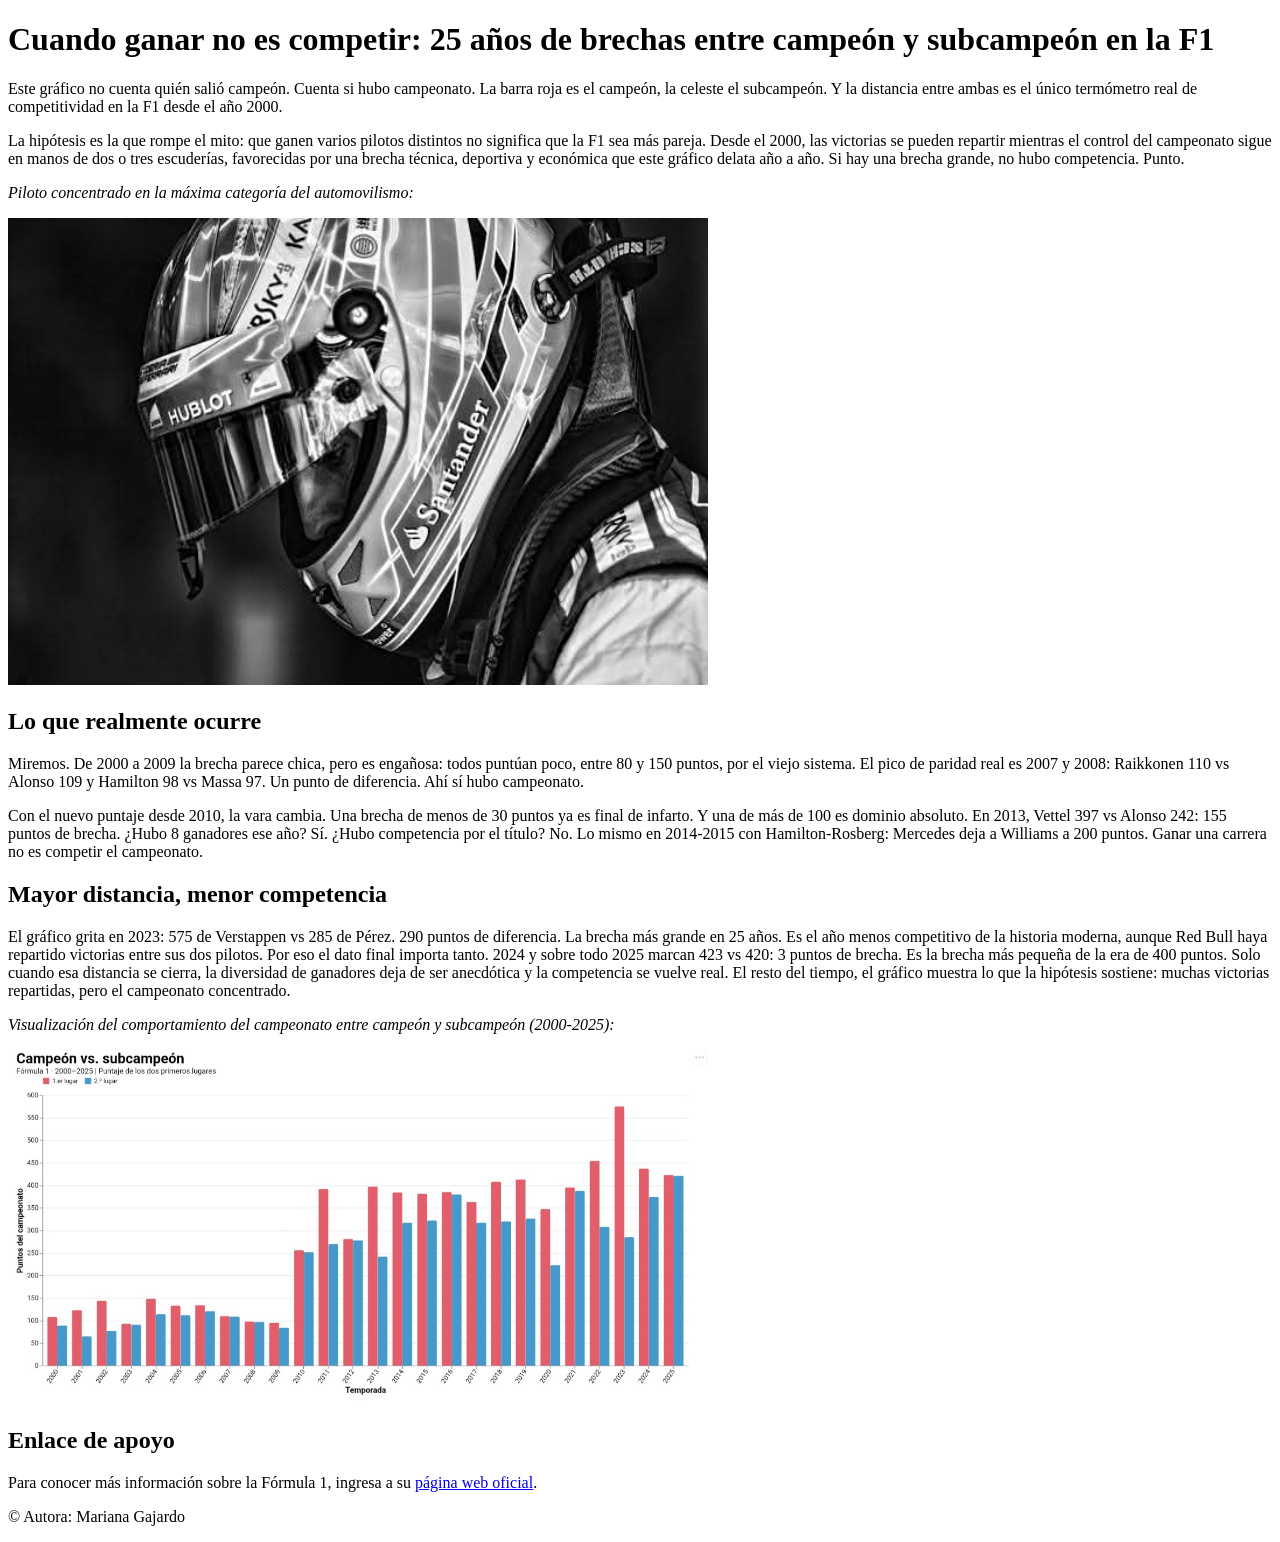
<file: Entrega_04/Gajardo_Integrante_02_Mariana_vis_02/sitio_web/index.html>
<!DOCTYPE html>
<html lang="es">
<head>
    <meta charset="UTF-8">
    <meta name="viewport" content="width=device-width, initial-scale=1.0">
    <title>Cuando ganar no es competir: 25 años de brechas entre campeón y subcampeón en la F1</title>
</head>
<body>
    <header>
        <h1>Cuando ganar no es competir: 25 años de brechas entre campeón y subcampeón en la F1</h1>
    </header>

    <main>
        <section>
            <p>Este gráfico no cuenta quién salió campeón. Cuenta si hubo campeonato. La barra roja es el campeón, la celeste el subcampeón. Y la distancia entre ambas es el único termómetro real de competitividad en la F1 desde el año 2000.</p>
            
            <p>La hipótesis es la que rompe el mito: que ganen varios pilotos distintos no significa que la F1 sea más pareja. Desde el 2000, las victorias se pueden repartir mientras el control del campeonato sigue en manos de dos o tres escuderías, favorecidas por una brecha técnica, deportiva y económica que este gráfico delata año a año. Si hay una brecha grande, no hubo competencia. Punto.</p>

            <p><em>Piloto concentrado en la máxima categoría del automovilismo:</em></p>
            <p><img src="imagen_visualizacion_piloto.png" alt="Piloto de F1" width="700"></p>
        </section>

        <section>
            <h2>Lo que realmente ocurre</h2>
            <p>Miremos. De 2000 a 2009 la brecha parece chica, pero es engañosa: todos puntúan poco, entre 80 y 150 puntos, por el viejo sistema. El pico de paridad real es 2007 y 2008: Raikkonen 110 vs Alonso 109 y Hamilton 98 vs Massa 97. Un punto de diferencia. Ahí sí hubo campeonato.</p>
            
            <p>Con el nuevo puntaje desde 2010, la vara cambia. Una brecha de menos de 30 puntos ya es final de infarto. Y una de más de 100 es dominio absoluto. En 2013, Vettel 397 vs Alonso 242: 155 puntos de brecha. ¿Hubo 8 ganadores ese año? Sí. ¿Hubo competencia por el título? No. Lo mismo en 2014-2015 con Hamilton-Rosberg: Mercedes deja a Williams a 200 puntos. Ganar una carrera no es competir el campeonato.</p>
        </section>

        <section>
            <h2>Mayor distancia, menor competencia</h2>
            <p>El gráfico grita en 2023: 575 de Verstappen vs 285 de Pérez. 290 puntos de diferencia. La brecha más grande en 25 años. Es el año menos competitivo de la historia moderna, aunque Red Bull haya repartido victorias entre sus dos pilotos. Por eso el dato final importa tanto. 2024 y sobre todo 2025 marcan 423 vs 420: 3 puntos de brecha. Es la brecha más pequeña de la era de 400 puntos. Solo cuando esa distancia se cierra, la diversidad de ganadores deja de ser anecdótica y la competencia se vuelve real. El resto del tiempo, el gráfico muestra lo que la hipótesis sostiene: muchas victorias repartidas, pero el campeonato concentrado.</p>

            <p><em>Visualización del comportamiento del campeonato entre campeón y subcampeón (2000-2025):</em></p>
            <p><img src="imagen_visualizacion_bd.png" alt="Gráfico de puntos entre campeón y subcampeón" width="700"></p>
        </section>

        <section>
            <h2>Enlace de apoyo</h2>
            <p>Para conocer más información sobre la Fórmula 1, ingresa a su <a href="https://www.formula1.com/" target="_blank">página web oficial</a>.</p>
        </section>
    </main>

    <footer>
        <p>&copy; Autora: Mariana Gajardo</p>
    </footer>
</body>
</html>
</file>
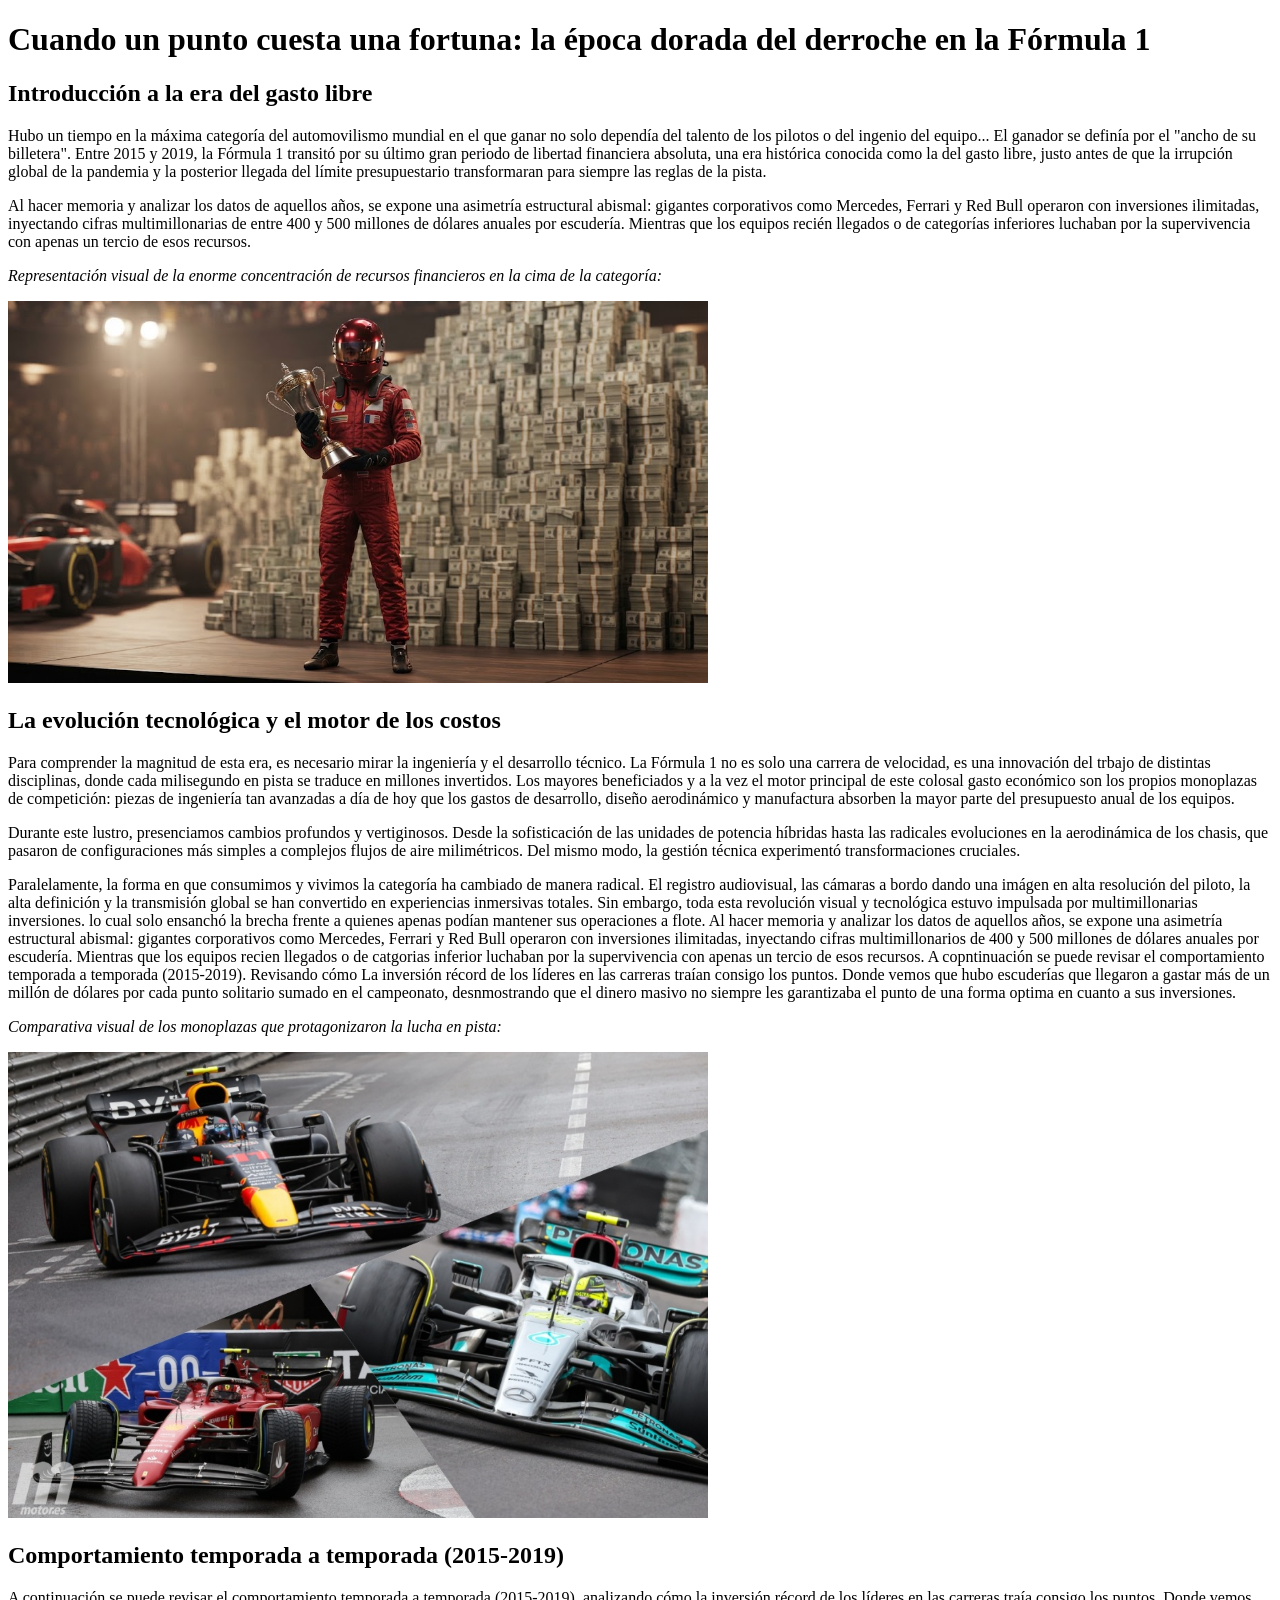
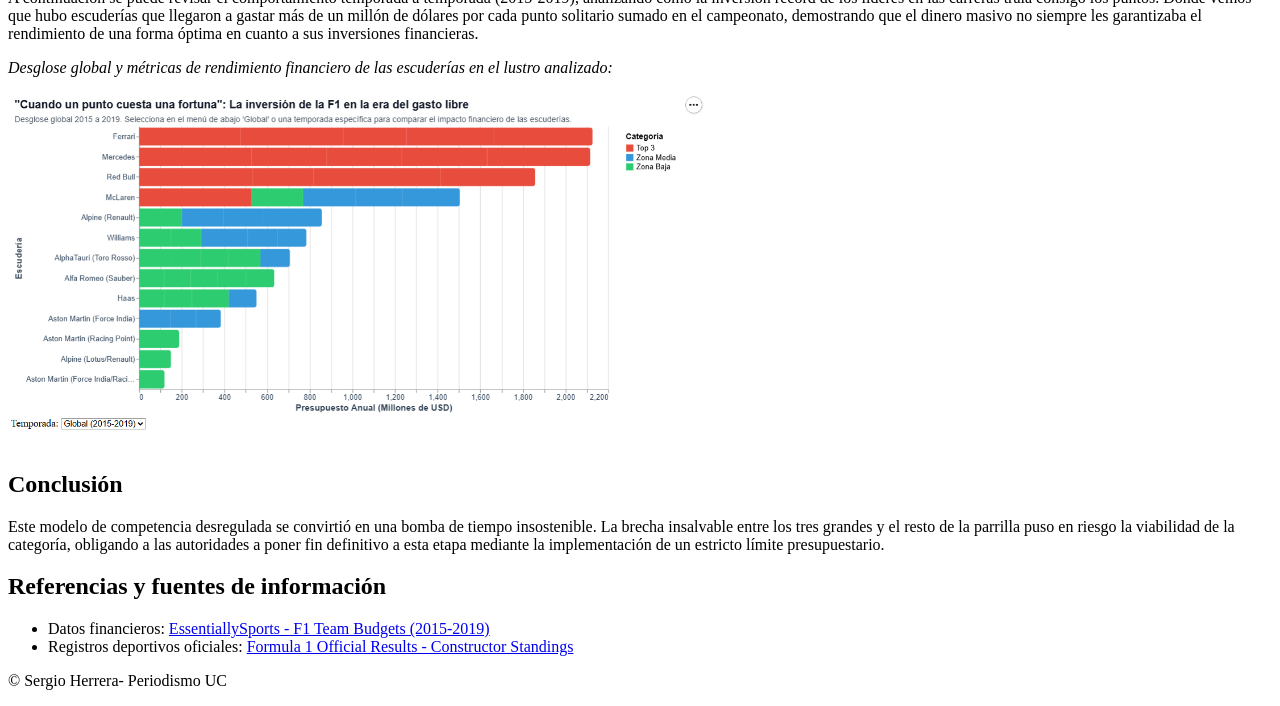
<file: Entrega_04/Herrera_Integrante_03_Sergio_vis_03/sitio_web/Index.html>
<!DOCTYPE html>
<html lang="es">
<head>
    <meta charset="UTF-8">
    <meta name="viewport" content="width=device-width, initial-scale=1.0">
    <title>Cuando un punto cuesta una fortuna: la época dorada del derroche en la Fórmula 1</title>
</head>
<body>
    <header>
        <h1>Cuando un punto cuesta una fortuna: la época dorada del derroche en la Fórmula 1</h1>
    </header>

    <main>
        <section>
            <h2>Introducción a la era del gasto libre</h2>
            <p>Hubo un tiempo en la máxima categoría del automovilismo mundial en el que ganar no solo dependía del talento de los pilotos o del ingenio del equipo... El ganador se definía por el "ancho de su billetera". Entre 2015 y 2019, la Fórmula 1 transitó por su último gran periodo de libertad financiera absoluta, una era histórica conocida como la del gasto libre, justo antes de que la irrupción global de la pandemia y la posterior llegada del límite presupuestario transformaran para siempre las reglas de la pista.</p>
            
            <p>Al hacer memoria y analizar los datos de aquellos años, se expone una asimetría estructural abismal: gigantes corporativos como Mercedes, Ferrari y Red Bull operaron con inversiones ilimitadas, inyectando cifras multimillonarias de entre 400 y 500 millones de dólares anuales por escudería. Mientras que los equipos recién llegados o de categorías inferiores luchaban por la supervivencia con apenas un tercio de esos recursos.</p>

            <p><em>Representación visual de la enorme concentración de recursos financieros en la cima de la categoría:</em></p>
            <p><img src="imagen_visualizacion_economia.png" alt="Piloto de F1 con trofeo y dinero" width="700"></p>
        </section>

        <section>
            <h2>La evolución tecnológica y el motor de los costos</h2>
            <p>Para comprender la magnitud de esta era, es necesario mirar la ingeniería y el desarrollo técnico. La Fórmula 1 no es solo una carrera de velocidad, es una innovación del trbajo de distintas disciplinas, donde cada milisegundo en pista se traduce en millones invertidos. Los mayores beneficiados y a la vez el motor principal de este colosal gasto económico son los propios monoplazas de competición: piezas de ingeniería tan avanzadas a día de hoy que los gastos de desarrollo, diseño aerodinámico y manufactura absorben la mayor parte del presupuesto anual de los equipos.</p>

            <p>Durante este lustro, presenciamos cambios profundos y vertiginosos. Desde la sofisticación de las unidades de potencia híbridas hasta las radicales evoluciones en la aerodinámica de los chasis, que pasaron de configuraciones más simples a complejos flujos de aire milimétricos. Del mismo modo, la gestión técnica experimentó transformaciones cruciales.</p>

            <p>Paralelamente, la forma en que consumimos y vivimos la categoría ha cambiado de manera radical. El registro audiovisual, las cámaras a bordo dando una imágen en alta resolución del piloto, la alta definición y la transmisión global se han convertido en experiencias inmersivas totales. Sin embargo, toda esta revolución visual y tecnológica estuvo impulsada por multimillonarias inversiones. lo cual solo ensanchó la brecha frente a quienes apenas podían mantener sus operaciones a flote.
            Al hacer memoria y analizar los datos de aquellos años, se expone una asimetría estructural abismal: gigantes corporativos como Mercedes, Ferrari y Red Bull operaron con inversiones ilimitadas, inyectando cifras multimillonarios de 400 y 500 millones de dólares anuales por escudería. Mientras que los equipos recien llegados o de catgorias inferior luchaban por la supervivencia con apenas un tercio de esos recursos.

A copntinuación se puede revisar el comportamiento temporada a temporada (2015-2019). Revisando cómo La inversión récord de los líderes en las carreras traían consigo los puntos. Donde vemos que hubo escuderías que llegaron a gastar más de un millón de dólares por cada punto solitario sumado en el campeonato, desnmostrando que el dinero masivo no siempre les garantizaba el punto de una forma optima en cuanto a sus inversiones.</p>

            <p><em>Comparativa visual de los monoplazas que protagonizaron la lucha en pista:</em></p>
            <p><img src="imagen_visualizacion_escuderias.png" alt="Monoplazas de distintas escuderías" width="700"></p>
        </section>

        <section>
            <h2>Comportamiento temporada a temporada (2015-2019)</h2>
            <p>A continuación se puede revisar el comportamiento temporada a temporada (2015-2019), analizando cómo la inversión récord de los líderes en las carreras traía consigo los puntos. Donde vemos que hubo escuderías que llegaron a gastar más de un millón de dólares por cada punto solitario sumado en el campeonato, demostrando que el dinero masivo no siempre les garantizaba el rendimiento de una forma óptima en cuanto a sus inversiones financieras.</p>
            
            <p><em>Desglose global y métricas de rendimiento financiero de las escuderías en el lustro analizado:</em></p>
            <p><img src="imagen_visualizacion.png" alt="Gráfico de análisis de datos y presupuestos" width="700"></p>
        </section>

        <section>
            <h2>Conclusión</h2>
            <p>Este modelo de competencia desregulada se convirtió en una bomba de tiempo insostenible. La brecha insalvable entre los tres grandes y el resto de la parrilla puso en riesgo la viabilidad de la categoría, obligando a las autoridades a poner fin definitivo a esta etapa mediante la implementación de un estricto límite presupuestario.</p>
        </section>

        <section>
            <h2>Referencias y fuentes de información</h2>
            <ul>
                <li>Datos financieros: <a href="https://www.essentiallysports.com/f1-news-what-are-the-budgets-for-f1-teams-including-mercedes-red-bull-ferrari/" target="_blank">EssentiallySports - F1 Team Budgets (2015-2019)</a> </li>
                <li>Registros deportivos oficiales: <a href="https://www.formula1.com/en/results.html" target="_blank">Formula 1 Official Results - Constructor Standings</a> </li>
            </ul>
        </section>
    </main>

    <footer>
        <p>&copy; Sergio Herrera- Periodismo UC</p>
    </footer>
</body>
</html>
</file>
<file: Entrega_05/docs/styles.css>
/* ==========================================================================
   ¿TODOS PUEDEN GANAR? — FÓRMULA 1 EN NÚMEROS
   Paleta estricta: #000000 | #E21E20 | #004AAD | #D9D9D9 | #FDFDFD
   ========================================================================== */

:root {
  --f1-black: #000000;
  --f1-red: #E21E20;
  --f1-blue: #004AAD;
  --f1-gray: #D9D9D9;
  --f1-white: #FDFDFD;
  --f1-surface: #080808;
}

*, *::before, *::after {
  box-sizing: border-box;
}

html {
  scroll-behavior: smooth;
  background-color: var(--f1-black);
  color: var(--f1-white);
  font-family: 'Inter', system-ui, -apple-system, BlinkMacSystemFont, 'Segoe UI', Roboto, sans-serif;
  overflow-x: hidden;
  overflow-y: auto !important;
  height: auto !important;
  touch-action: pan-y;
}

body {
  margin: 0;
  background-color: var(--f1-black);
  color: var(--f1-white);
  overflow-x: hidden;
  overflow-y: auto !important;
  height: auto !important;
  touch-action: pan-y;
  -webkit-font-smoothing: antialiased;
}

::selection {
  background: var(--f1-red);
  color: var(--f1-white);
}

button {
  font-family: inherit;
  cursor: pointer;
}

button:focus-visible, a:focus-visible {
  outline: 2px solid var(--f1-white);
  outline-offset: 2px;
}

.tabular-nums {
  font-variant-numeric: tabular-nums;
}

.font-handwritten {
  font-family: 'Caveat', 'Brush Script MT', 'Segoe Script', cursive;
}

/* Texturas al 9% de opacidad */
.bg-telemetry-stripes {
  background-image: repeating-linear-gradient(
    -45deg,
    rgba(253, 253, 253, 0.09) 0px,
    rgba(253, 253, 253, 0.09) 1px,
    transparent 1px,
    transparent 18px
  );
}

.bg-checkered-9 {
  background-image:
    linear-gradient(45deg, rgba(253, 253, 253, 0.09) 25%, transparent 25%),
    linear-gradient(-45deg, rgba(253, 253, 253, 0.09) 25%, transparent 25%),
    linear-gradient(45deg, transparent 75%, rgba(253, 253, 253, 0.09) 75%),
    linear-gradient(-45deg, transparent 75%, rgba(253, 253, 253, 0.09) 75%);
  background-size: 28px 28px;
  background-position: 0 0, 0 14px, 14px -14px, -14px 0;
}

.bg-checkered-bold {
  background-color: var(--f1-black);
  background-image:
    linear-gradient(45deg, var(--f1-white) 25%, transparent 25%),
    linear-gradient(-45deg, var(--f1-white) 25%, transparent 25%),
    linear-gradient(45deg, transparent 75%, var(--f1-white) 75%),
    linear-gradient(-45deg, transparent 75%, var(--f1-white) 75%);
  background-size: 14px 14px;
  background-position: 0 0, 0 7px, 7px -7px, -7px 0;
}

/* Bloques rojos detrás de palabras clave */
.headline-red-block {
  background-color: var(--f1-red);
  color: var(--f1-white);
  padding: 2px 12px;
  display: inline-block;
  transform: skewX(-6deg);
  margin-top: 4px;
}

.headline-red-block > span {
  display: inline-block;
  transform: skewX(6deg);
}

.slashes {
  color: var(--f1-red);
  font-weight: 900;
}

/* ==========================================================================
   ANIMACIÓN DE APERTURA (3.4s GPU translate3d + Estela de Color)
   ========================================================================== */
.intro-overlay {
  position: fixed;
  inset: 0;
  z-index: 90;
  overflow: hidden;
  transition: opacity 0.3s ease;
}

.intro-overlay.is-hidden,
#intro-overlay.is-hidden,
html.intro-done #intro-overlay,
body.intro-done #intro-overlay {
  opacity: 0;
  pointer-events: none !important;
  display: none !important;
  visibility: hidden !important;
}

html.intro-done,
html.intro-done body,
body.intro-done {
  overflow-x: hidden !important;
  overflow-y: auto !important;
  height: auto !important;
  touch-action: pan-y;
  -webkit-overflow-scrolling: touch;
}

.intro-curtain {
  position: absolute;
  inset: 0;
  background: var(--f1-black);
  display: flex;
  flex-direction: column;
  align-items: center;
  justify-content: center;
  border-bottom: 4px solid var(--f1-red);
  pointer-events: none;
  animation: introCurtainLift 3.4s cubic-bezier(0.22, 1, 0.36, 1) forwards;
  will-change: transform;
}

.intro-curtain-edge {
  position: absolute;
  bottom: 0;
  left: 0;
  right: 0;
  height: 12px;
  background: linear-gradient(90deg, #004AAD 0%, #E21E20 50%, #FDFDFD 100%);
  pointer-events: none;
}

.intro-car-runner {
  position: fixed;
  inset-inline: 0;
  top: 0;
  z-index: 92;
  display: flex;
  flex-direction: column;
  align-items: center;
  pointer-events: none;
  animation: introCarRide 3.4s cubic-bezier(0.22, 1, 0.36, 1) forwards;
  will-change: transform;
}

.intro-car-runner svg {
  height: 34vh;
  min-height: 260px;
  width: auto;
  display: block;
}

.intro-tire-wakes {
  display: flex;
  align-items: flex-start;
  justify-content: center;
  gap: 72px;
  margin-top: -12px;
}

.intro-wake-side {
  width: 32px;
  height: 95vh;
  background: linear-gradient(to bottom, #E21E20 0%, #004AAD 45%, rgba(0, 74, 173, 0) 100%);
}

.intro-wake-center {
  width: 18px;
  height: 80vh;
  background: linear-gradient(to bottom, #FDFDFD 0%, rgba(253, 253, 253, 0.25) 55%, rgba(253, 253, 253, 0) 100%);
}

.intro-caption {
  position: relative;
  z-index: 2;
  text-align: center;
  padding: 0 20px;
}

.intro-caption p {
  margin: 0;
  font-size: 13px;
  font-weight: 700;
  letter-spacing: 0.28em;
  text-transform: uppercase;
  color: var(--f1-gray);
}

.intro-caption h2 {
  margin: 10px 0 0;
  font-size: clamp(28px, 5vw, 48px);
  font-weight: 900;
  text-transform: uppercase;
  letter-spacing: -0.02em;
}

.intro-caption h2 span {
  background: var(--f1-red);
  padding: 2px 12px;
  display: inline-block;
}

.intro-skip {
  position: fixed;
  top: 24px;
  right: 24px;
  z-index: 95;
  background: rgba(0, 0, 0, 0.9);
  border: 1px solid rgba(217, 217, 217, 0.4);
  color: var(--f1-gray);
  font-size: 11px;
  font-weight: 700;
  text-transform: uppercase;
  letter-spacing: 0.16em;
  padding: 8px 14px;
}

.intro-skip:hover {
  color: var(--f1-white);
  border-color: var(--f1-white);
}

@keyframes introCarRide {
  0% { transform: translate3d(0, 112vh, 0); }
  100% { transform: translate3d(0, -135vh, 0); }
}

@keyframes introCurtainLift {
  0% { transform: translate3d(0, 0, 0); }
  100% { transform: translate3d(0, -105%, 0); }
}

/* ==========================================================================
   BARRA DE PROGRESO Y TELEMETRÍA LATERAL
   ========================================================================== */
.scroll-progress-track {
  position: fixed;
  top: 0;
  left: 0;
  right: 0;
  height: 4px;
  background: rgba(217, 217, 217, 0.15);
  z-index: 60;
  pointer-events: none;
}

.scroll-progress-bar {
  height: 100%;
  width: 0%;
  background: var(--f1-red);
  transition: width 75ms linear;
}

.telemetry-nav {
  position: fixed;
  right: 18px;
  top: 50%;
  transform: translateY(-50%);
  z-index: 50;
  display: flex;
  flex-direction: column;
  align-items: flex-end;
  gap: 10px;
}

.telemetry-btn {
  display: flex;
  align-items: center;
  gap: 10px;
  background: none;
  border: 0;
  padding: 2px 0;
  color: var(--f1-gray);
}

.telemetry-label {
  font-size: 11px;
  font-weight: 700;
  text-transform: uppercase;
  letter-spacing: 0.08em;
  padding: 2px 8px;
  white-space: nowrap;
  opacity: 0;
  transform: translateX(4px);
  background: rgba(0, 0, 0, 0.92);
  border: 1px solid rgba(217, 217, 217, 0.25);
  transition: all 0.15s ease;
}

.telemetry-btn:hover .telemetry-label,
.telemetry-btn.is-active .telemetry-label {
  opacity: 1;
  transform: translateX(0);
}

.telemetry-btn.is-active .telemetry-label {
  background: var(--f1-red);
  border-color: var(--f1-red);
  color: var(--f1-white);
}

.telemetry-dot {
  width: 10px;
  height: 10px;
  background: rgba(0, 0, 0, 0.85);
  border: 1px solid rgba(217, 217, 217, 0.6);
  transition: all 0.2s ease;
}

.telemetry-btn.is-active .telemetry-dot {
  width: 14px;
  height: 14px;
  background: var(--f1-red);
  border-color: var(--f1-white);
}

@media (max-width: 820px) {
  .telemetry-nav {
    display: none;
  }
}

/* ==========================================================================
   LAYOUT BASE Y CONTENEDORES EDITORIALES
   ========================================================================== */
.section-block {
  position: relative;
  padding: 84px 24px;
  border-bottom: 1px solid rgba(217, 217, 217, 0.15);
}

.container {
  max-width: 1152px;
  margin: 0 auto;
  width: 100%;
}

.two-col {
  display: grid;
  grid-template-columns: 5fr 7fr;
  gap: 44px;
  align-items: start;
}

.two-col-collage {
  display: grid;
  grid-template-columns: 5fr 7fr;
  gap: 52px;
  align-items: center;
}

@media (max-width: 960px) {
  .two-col, .two-col-collage {
    grid-template-columns: 1fr;
    gap: 36px;
  }
  .section-block {
    padding: 64px 20px;
  }
}

.eyebrow {
  font-size: 12px;
  font-weight: 700;
  text-transform: uppercase;
  letter-spacing: 0.22em;
  color: var(--f1-gray);
  margin: 0 0 12px;
}

.section-title {
  font-weight: 900;
  text-transform: uppercase;
  letter-spacing: -0.025em;
  line-height: 1.02;
  font-size: clamp(1.85rem, 3.6vw, 2.85rem);
  margin: 0;
  color: var(--f1-white);
  text-wrap: balance;
}

.section-copy {
  margin: 20px 0 0;
  font-size: 16.5px;
  line-height: 1.72;
  color: var(--f1-gray);
}

/* ==========================================================================
   BLOQUE 1: PORTADA (HERO)
   ========================================================================== */
.hero {
  position: relative;
  min-height: 100vh;
  padding: 32px 24px 48px;
  display: flex;
  flex-direction: column;
  justify-content: space-between;
  background: var(--f1-black);
  overflow: hidden;
  border-bottom: 1px solid rgba(217, 217, 217, 0.15);
}

.hero-checkered {
  position: absolute;
  top: 0;
  right: 0;
  width: 55%;
  height: 320px;
  pointer-events: none;
  -webkit-mask-image: radial-gradient(ellipse at top right, black 10%, transparent 72%);
  mask-image: radial-gradient(ellipse at top right, black 10%, transparent 72%);
}

.hero-bg-wrap {
  position: absolute;
  inset: 0;
  display: flex;
  justify-content: flex-end;
  pointer-events: none;
}

.hero-bg-inner {
  position: relative;
  width: 78%;
  height: 100%;
}

.hero-bg-inner img {
  width: 100%;
  height: 100%;
  object-fit: cover;
  object-position: center;
  opacity: 0.85;
  display: block;
}

.hero-bg-inner::before {
  content: "";
  position: absolute;
  inset: 0;
  background: linear-gradient(to right, #000000 0%, rgba(0, 0, 0, 0.68) 45%, transparent 100%);
  z-index: 1;
}

.hero-bg-inner::after {
  content: "";
  position: absolute;
  inset: 0;
  background: linear-gradient(to top, #000000 0%, transparent 45%, rgba(0, 0, 0, 0.78) 100%);
  z-index: 1;
}

@media (max-width: 960px) {
  .hero-bg-inner {
    width: 100%;
  }
}

.hero-topbar {
  position: relative;
  z-index: 10;
  display: flex;
  align-items: center;
  justify-content: space-between;
}

.hero-brand {
  display: flex;
  align-items: center;
  gap: 10px;
  font-size: 13px;
  font-weight: 700;
  text-transform: uppercase;
  letter-spacing: 0.22em;
}

.hero-crown {
  width: 74px;
  height: auto;
  transform: rotate(-6deg);
}

.hero-main {
  position: relative;
  z-index: 10;
  padding: 40px 0;
}

.hero-title {
  margin: 0;
  font-weight: 900;
  text-transform: uppercase;
  letter-spacing: -0.03em;
  line-height: 0.92;
}

.hero-title-line1 {
  display: block;
  font-size: clamp(2.4rem, 7vw, 5.5rem);
  transform: skewX(-6deg);
}

.hero-title-ganar {
  display: inline-block;
  margin-top: 8px;
  background: var(--f1-red);
  padding: 10px 26px;
  transform: skewX(-6deg);
  box-shadow: 8px 8px 0 rgba(0, 74, 173, 0.48);
}

.hero-title-ganar span {
  display: block;
  transform: skewX(6deg);
  font-size: clamp(3.5rem, 11.5vw, 9rem);
  line-height: 0.88;
}

.hero-subtitle {
  margin: 28px 0 0;
  max-width: 580px;
  font-size: clamp(14px, 1.8vw, 18px);
  font-weight: 600;
  text-transform: uppercase;
  letter-spacing: 0.04em;
  line-height: 1.4;
  color: var(--f1-gray);
  background: rgba(0, 0, 0, 0.65);
  padding: 8px 16px 8px 0;
}

.hero-meta {
  margin-top: 28px;
  display: flex;
  flex-wrap: wrap;
  gap: 12px;
  font-size: 12px;
  font-weight: 500;
  color: var(--f1-gray);
}

.hero-footer {
  position: relative;
  z-index: 10;
  display: flex;
  align-items: center;
  justify-content: space-between;
  gap: 16px;
}

.cta-start {
  display: inline-flex;
  align-items: center;
  gap: 12px;
  background: var(--f1-red);
  color: var(--f1-white);
  border: 0;
  padding: 14px 22px;
  font-size: 13px;
  font-weight: 900;
  text-transform: uppercase;
  letter-spacing: 0.16em;
  transition: background 0.15s ease;
}

.cta-start:hover {
  background: #c8181a;
}

.hero-counter {
  font-size: 12px;
  text-transform: uppercase;
  letter-spacing: 0.16em;
  color: rgba(217, 217, 217, 0.8);
}

@media (max-width: 640px) {
  .hero-counter { display: none; }
}

/* ==========================================================================
   SCRAPBOOK / COLLAGE FOTOS INCLINADAS + CINTA ADHESIVA
   ========================================================================== */
.scrapbook-frame {
  position: relative;
  max-width: 430px;
  margin: 0 auto;
  transform: rotate(-2deg);
  transition: transform 0.3s ease;
}

.scrapbook-frame.tilt-right {
  transform: rotate(2deg);
}

.scrapbook-frame:hover {
  transform: rotate(0deg);
}

.masking-tape {
  position: absolute;
  width: 94px;
  height: 26px;
  background: linear-gradient(135deg, rgba(226, 204, 160, 0.86), rgba(208, 182, 134, 0.72));
  box-shadow: 0 2px 6px rgba(0, 0, 0, 0.45);
  border-left: 1px dashed rgba(0, 0, 0, 0.15);
  border-right: 1px dashed rgba(0, 0, 0, 0.15);
  z-index: 20;
  pointer-events: none;
}

.tape-tl { top: -13px; left: -16px; transform: rotate(-14deg); }
.tape-br { bottom: -13px; right: -16px; transform: rotate(-14deg); }

.photo-card {
  position: relative;
  background: #111111;
  padding: 10px;
  border: 1px solid rgba(217, 217, 217, 0.25);
  box-shadow: 0 8px 20px rgba(0, 0, 0, 0.75);
}

.photo-card img {
  display: block;
  width: 100%;
  aspect-ratio: 4 / 3;
  object-fit: cover;
}

.photo-vignette {
  position: absolute;
  inset: 10px;
  background: linear-gradient(to top left, rgba(0, 0, 0, 0.86), rgba(0, 0, 0, 0.18) 55%, transparent);
  pointer-events: none;
}

.hand-note-overlay {
  position: absolute;
  bottom: 20px;
  right: 22px;
  text-align: right;
  transform: rotate(-3deg);
  pointer-events: none;
}

.hand-note-overlay p {
  margin: 0;
  font-size: 28px;
  font-weight: 700;
  line-height: 0.95;
  color: var(--f1-red);
  text-shadow: 0 2px 6px rgba(0, 0, 0, 0.95);
}

.pasted-note {
  position: absolute;
  bottom: -16px;
  right: 12px;
  background: var(--f1-white);
  color: var(--f1-black);
  padding: 12px 18px;
  transform: rotate(-6deg);
  border: 1px solid var(--f1-gray);
  box-shadow: 0 10px 26px rgba(0, 0, 0, 0.7);
}

.pasted-note p {
  margin: 0;
  font-size: 26px;
  font-weight: 700;
  line-height: 0.95;
  color: var(--f1-red);
  text-align: center;
}

.tape-top-center {
  top: -9px;
  left: 50%;
  transform: translateX(-50%) rotate(2deg);
  width: 56px;
  height: 16px;
}

.photo-caption {
  margin-top: 20px;
  font-size: 12px;
  color: rgba(217, 217, 217, 0.72);
}

/* ==========================================================================
   ACORDEÓN GUÍA PARA NUEVOS FANS (#004AAD + #E21E20)
   ========================================================================== */
.guide-box {
  margin-top: 52px;
  border: 2px solid var(--f1-blue);
  background: #060B16;
}

.guide-trigger {
  width: 100%;
  background: transparent;
  border: 0;
  color: var(--f1-white);
  padding: 18px 24px;
  display: flex;
  align-items: center;
  justify-content: space-between;
  gap: 16px;
  text-align: left;
  transition: background 0.15s ease;
}

.guide-trigger:hover {
  background: rgba(0, 74, 173, 0.2);
}

.guide-trigger-left {
  display: flex;
  flex-wrap: wrap;
  align-items: center;
  gap: 12px;
}

.guide-tag {
  background: var(--f1-blue);
  color: var(--f1-white);
  font-size: 11px;
  font-weight: 900;
  text-transform: uppercase;
  letter-spacing: 0.14em;
  padding: 4px 10px;
}

.guide-question {
  font-size: 15px;
  font-weight: 700;
}

.guide-chevron {
  font-size: 18px;
  font-weight: 900;
  color: var(--f1-red);
  transition: transform 0.2s ease;
}

.guide-trigger[aria-expanded="true"] .guide-chevron {
  transform: rotate(180deg);
}

.guide-panel {
  display: none;
  border-top: 1px solid rgba(0, 74, 173, 0.5);
  padding: 24px;
  background: rgba(0, 0, 0, 0.7);
  grid-template-columns: repeat(3, 1fr);
  gap: 20px;
}

.guide-panel.is-open {
  display: grid;
}

@media (max-width: 820px) {
  .guide-panel { grid-template-columns: 1fr; }
}

.guide-card {
  border: 1px solid rgba(0, 74, 173, 0.6);
  background: #070B12;
  padding: 20px;
}

.guide-card-num {
  display: inline-block;
  background: var(--f1-white);
  color: var(--f1-blue);
  font-size: 11px;
  font-weight: 900;
  text-transform: uppercase;
  letter-spacing: 0.12em;
  padding: 3px 8px;
}

.guide-card h3 {
  margin: 12px 0 8px;
  font-size: 17px;
  font-weight: 900;
  text-transform: uppercase;
}

.guide-card p {
  margin: 0;
  font-size: 14px;
  line-height: 1.6;
  color: var(--f1-gray);
}

/* ==========================================================================
   TRIVIAS (BORDES RASGADOS EN #FDFDFD)
   ========================================================================== */
.trivia-section {
  padding: 22px 0;
  background: var(--f1-black);
}

.ripped-paper {
  background: var(--f1-white);
  color: var(--f1-black);
  padding: 42px 24px;
  clip-path: polygon(
    0% 10px, 2.5% 2px, 5% 11px, 7.5% 3px, 10% 10px, 12.5% 1px, 15% 9px, 17.5% 3px, 20% 11px,
    22.5% 2px, 25% 10px, 27.5% 4px, 30% 11px, 32.5% 2px, 35% 9px, 37.5% 1px, 40% 10px,
    42.5% 3px, 45% 11px, 47.5% 2px, 50% 9px, 52.5% 1px, 55% 10px, 57.5% 4px, 60% 11px,
    62.5% 2px, 65% 9px, 67.5% 3px, 70% 11px, 72.5% 1px, 75% 10px, 77.5% 3px, 80% 9px,
    82.5% 2px, 85% 11px, 87.5% 3px, 90% 10px, 92.5% 1px, 95% 9px, 97.5% 3px, 100% 10px,
    100% calc(100% - 10px),
    97.5% calc(100% - 2px), 95% calc(100% - 11px), 92.5% calc(100% - 3px), 90% calc(100% - 10px),
    87.5% calc(100% - 1px), 85% calc(100% - 9px), 82.5% calc(100% - 3px), 80% calc(100% - 11px),
    77.5% calc(100% - 2px), 75% calc(100% - 10px), 72.5% calc(100% - 4px), 70% calc(100% - 11px),
    67.5% calc(100% - 2px), 65% calc(100% - 9px), 62.5% calc(100% - 1px), 60% calc(100% - 10px),
    57.5% calc(100% - 3px), 55% calc(100% - 11px), 52.5% calc(100% - 2px), 50% calc(100% - 9px),
    47.5% calc(100% - 1px), 45% calc(100% - 10px), 42.5% calc(100% - 4px), 40% calc(100% - 11px),
    37.5% calc(100% - 2px), 35% calc(100% - 9px), 32.5% calc(100% - 3px), 30% calc(100% - 11px),
    27.5% calc(100% - 1px), 25% calc(100% - 10px), 22.5% calc(100% - 3px), 20% calc(100% - 9px),
    17.5% calc(100% - 2px), 15% calc(100% - 11px), 12.5% calc(100% - 3px), 10% calc(100% - 10px),
    7.5% calc(100% - 1px), 5% calc(100% - 9px), 2.5% calc(100% - 3px), 0% calc(100% - 10px)
  );
}

.trivia-inner {
  display: flex;
  align-items: center;
  gap: 28px;
}

@media (max-width: 720px) {
  .trivia-inner {
    flex-direction: column;
    align-items: flex-start;
    gap: 16px;
  }
}

.trivia-badge-wrap {
  padding: 7px;
  transform: rotate(-2deg);
  flex-shrink: 0;
}

.trivia-badge {
  background: var(--f1-red);
  color: var(--f1-white);
  font-size: 22px;
  font-weight: 900;
  font-style: italic;
  text-transform: uppercase;
  letter-spacing: 0.05em;
  padding: 8px 18px;
  white-space: nowrap;
}

.trivia-icon {
  width: 56px;
  height: 56px;
  flex-shrink: 0;
}

.trivia-copy h3 {
  margin: 0;
  font-size: 22px;
  font-weight: 900;
  text-transform: uppercase;
  color: var(--f1-black);
}

.trivia-copy p {
  margin: 6px 0 0;
  font-size: 15.5px;
  line-height: 1.6;
  color: #222222;
  font-weight: 500;
}

/* ==========================================================================
   PANELES DE GRÁFICOS INTERACTIVOS
   ========================================================================== */
.kpi-strip {
  margin-top: 24px;
  padding-top: 20px;
  border-top: 1px solid rgba(217, 217, 217, 0.2);
  display: flex;
  align-items: baseline;
  gap: 16px;
}

.kpi-big {
  font-size: 36px;
  font-weight: 900;
  color: var(--f1-red);
  white-space: nowrap;
}

.kpi-desc {
  font-size: 13.5px;
  color: var(--f1-gray);
  line-height: 1.45;
}

.chart-panel {
  background: var(--f1-surface);
  border: 1px solid rgba(217, 217, 217, 0.25);
  padding: 24px;
}

.chart-header {
  display: flex;
  flex-wrap: wrap;
  align-items: center;
  justify-content: space-between;
  gap: 14px;
  padding-bottom: 18px;
  border-bottom: 1px solid rgba(217, 217, 217, 0.15);
}

.chart-title {
  margin: 0;
  font-size: 17px;
  font-weight: 900;
  text-transform: uppercase;
  letter-spacing: 0.03em;
}

.chart-sub {
  margin: 4px 0 0;
  font-size: 12px;
  color: rgba(217, 217, 217, 0.75);
}

.seg-group {
  display: inline-flex;
  background: var(--f1-black);
  border: 1px solid rgba(217, 217, 217, 0.3);
  padding: 3px;
  gap: 3px;
  flex-wrap: wrap;
}

.seg-btn {
  background: transparent;
  border: 0;
  color: var(--f1-gray);
  font-size: 11px;
  font-weight: 700;
  text-transform: uppercase;
  letter-spacing: 0.06em;
  padding: 7px 11px;
  white-space: nowrap;
  transition: all 0.15s ease;
}

.seg-btn:hover {
  color: var(--f1-white);
}

.seg-btn.is-active {
  background: var(--f1-red);
  color: var(--f1-white);
}

.seg-btn.is-active-blue {
  background: var(--f1-blue);
  color: var(--f1-white);
}

.year-bar {
  display: flex;
  flex-wrap: wrap;
  align-items: center;
  gap: 6px;
  margin-top: 14px;
}

.year-btn {
  background: var(--f1-black);
  color: var(--f1-gray);
  border: 1px solid rgba(217, 217, 217, 0.3);
  padding: 5px 12px;
  font-size: 12px;
  font-weight: 900;
}

.year-btn.is-active {
  background: var(--f1-white);
  color: var(--f1-black);
  border-color: var(--f1-white);
}

/* Barras Horizontales (Gráficos 1 y 4) */
.hbar-list {
  margin-top: 20px;
  display: flex;
  flex-direction: column;
  gap: 10px;
}

.hbar-row {
  width: 100%;
  display: grid;
  grid-template-columns: 185px minmax(0, 1fr) 68px;
  align-items: center;
  gap: 12px;
  background: transparent;
  border: 0;
  padding: 5px 4px;
  text-align: left;
  color: var(--f1-white);
  transition: background 0.15s ease;
}

@media (max-width: 560px) {
  .hbar-row {
    grid-template-columns: 135px minmax(0, 1fr) 54px;
    gap: 8px;
  }
}

.hbar-row:hover, .hbar-row.is-selected {
  background: rgba(253, 253, 253, 0.06);
}

.hbar-label {
  display: flex;
  align-items: center;
  gap: 10px;
  min-width: 0;
}

.hbar-logo {
  width: 26px;
  height: 26px;
  flex-shrink: 0;
}

.hbar-name {
  font-size: 12.5px;
  font-weight: 700;
  text-transform: uppercase;
  white-space: nowrap;
  overflow: hidden;
  text-overflow: ellipsis;
}

.hbar-track {
  position: relative;
  height: 22px;
  display: flex;
  align-items: center;
  border-left: 1px solid rgba(217, 217, 217, 0.25);
}

.hbar-fill {
  height: 16px;
  background: var(--f1-red);
  transition: width 0.3s ease;
}

.hbar-fill.is-blue { background: var(--f1-blue); }
.hbar-fill.is-gray { background: var(--f1-gray); }
.hbar-row.is-selected .hbar-fill { outline: 1px solid var(--f1-white); }

.hbar-value {
  text-align: right;
  font-size: 14px;
  font-weight: 900;
}

.hbar-axis {
  margin-top: 8px;
  display: grid;
  grid-template-columns: 185px minmax(0, 1fr) 68px;
  gap: 12px;
}

@media (max-width: 560px) {
  .hbar-axis { grid-template-columns: 135px minmax(0, 1fr) 54px; }
}

.hbar-ticks {
  display: flex;
  justify-content: space-between;
  border-top: 1px solid rgba(217, 217, 217, 0.3);
  padding-top: 6px;
  font-size: 11px;
  color: rgba(217, 217, 217, 0.75);
}

.chart-canvas-wrap {
  margin-top: 20px;
  position: relative;
  height: 310px;
  width: 100%;
}

.readout-box {
  margin-top: 18px;
  min-height: 76px;
  border: 1px solid rgba(217, 217, 217, 0.25);
  background: var(--f1-black);
  padding: 14px 16px;
  display: flex;
  flex-wrap: wrap;
  align-items: center;
  justify-content: space-between;
  gap: 14px;
}

.readout-main strong {
  color: var(--f1-white);
}

.readout-kicker {
  font-size: 11px;
  font-weight: 700;
  text-transform: uppercase;
  letter-spacing: 0.1em;
  color: var(--f1-red);
}

.readout-title {
  font-size: 18px;
  font-weight: 900;
  margin-top: 2px;
}

.readout-sub {
  font-size: 13px;
  color: var(--f1-gray);
  margin-top: 4px;
}

.readout-stat {
  font-size: 28px;
  font-weight: 900;
  color: var(--f1-red);
  text-align: right;
}

.source-note {
  margin: 12px 0 0;
  font-size: 11px;
  color: rgba(217, 217, 217, 0.6);
}

/* ==========================================================================
   BLOQUE 11: SELECTOR DE ESCUDERÍAS + AUTO CRUZANDO
   ========================================================================== */
.team-grid {
  margin-top: 36px;
  display: grid;
  grid-template-columns: repeat(5, 1fr);
  gap: 14px;
}

@media (max-width: 960px) {
  .team-grid { grid-template-columns: repeat(3, 1fr); }
}

@media (max-width: 600px) {
  .team-grid { grid-template-columns: repeat(2, 1fr); }
}

.team-card {
  position: relative;
  background: var(--f1-surface);
  border: 1px solid rgba(217, 217, 217, 0.25);
  padding: 20px 16px 16px;
  display: flex;
  flex-direction: column;
  gap: 14px;
  text-align: left;
  color: var(--f1-white);
  transition: border-color 0.15s ease, background 0.15s ease;
}

.team-card:hover {
  border-color: var(--f1-white);
  background: #111111;
}

.team-card-stripe {
  position: absolute;
  top: 0;
  left: 0;
  right: 0;
  height: 6px;
}

.team-card-logo {
  width: 48px;
  height: 48px;
  background: var(--f1-black);
  border: 1px solid rgba(217, 217, 217, 0.2);
  padding: 8px;
}

.team-card-name {
  font-size: 15px;
  font-weight: 900;
  text-transform: uppercase;
}

.team-card-titles {
  font-size: 11px;
  color: rgba(217, 217, 217, 0.75);
  margin-top: 2px;
}

.fan-confirmed {
  margin-top: 36px;
  background: var(--f1-surface);
  border: 2px solid var(--f1-red);
  padding: 32px;
  display: flex;
  align-items: center;
  gap: 28px;
  position: relative;
}

@media (max-width: 720px) {
  .fan-confirmed {
    flex-direction: column;
    align-items: flex-start;
    padding: 24px;
  }
}

.fan-confirmed-logo {
  width: 88px;
  height: 88px;
  background: var(--f1-black);
  border: 1px solid rgba(217, 217, 217, 0.25);
  padding: 14px;
  flex-shrink: 0;
}

.fan-confirmed-title {
  margin: 8px 0 0;
  font-size: clamp(22px, 3vw, 30px);
  font-weight: 900;
  text-transform: uppercase;
  line-height: 1.1;
}

.fan-actions {
  margin-top: 20px;
  display: flex;
  flex-wrap: wrap;
  gap: 12px;
}

.btn-white {
  background: var(--f1-white);
  color: var(--f1-black);
  border: 0;
  padding: 10px 18px;
  font-size: 12px;
  font-weight: 900;
  text-transform: uppercase;
  letter-spacing: 0.08em;
}

.btn-blue {
  background: var(--f1-blue);
  color: var(--f1-white);
  border: 0;
  padding: 10px 18px;
  font-size: 12px;
  font-weight: 900;
  text-transform: uppercase;
  letter-spacing: 0.08em;
}

/* Auto grande cruzando horizontalmente + cortina de color GPU */
.car-pass-overlay {
  position: fixed;
  inset: 0;
  z-index: 85;
  display: flex;
  align-items: center;
  pointer-events: none;
  overflow: hidden;
}

.car-pass-curtain {
  position: fixed;
  inset: 0;
  opacity: 0.92;
  animation: curtainHorizontalSweep 1.15s cubic-bezier(0.22, 1, 0.36, 1) forwards;
  will-change: transform;
}

.car-pass-runner {
  position: relative;
  z-index: 2;
  display: flex;
  align-items: center;
  animation: carHorizontalSweep 1.15s cubic-bezier(0.22, 1, 0.36, 1) forwards;
  will-change: transform;
}

.car-pass-wake {
  width: 340px;
  height: 112px;
  margin-right: -70px;
}

.car-pass-car-wrap {
  width: 300px;
  height: 160px;
  display: flex;
  align-items: center;
  justify-content: center;
}

.car-pass-car-wrap svg {
  height: 300px;
  width: auto;
}

@keyframes carHorizontalSweep {
  0% { transform: translate3d(-45vw, 0, 0); }
  100% { transform: translate3d(125vw, 0, 0); }
}

@keyframes curtainHorizontalSweep {
  0% { transform: translate3d(-100%, 0, 0); }
  48% { transform: translate3d(0%, 0, 0); }
  100% { transform: translate3d(105%, 0, 0); }
}

/* ==========================================================================
   BLOQUE 12: FOOTER EDITORIAL
   ========================================================================== */
.site-footer {
  padding: 56px 24px;
  background: var(--f1-black);
}

.footer-grid {
  display: grid;
  grid-template-columns: 5fr 7fr;
  gap: 36px;
  padding-bottom: 36px;
  border-bottom: 1px solid rgba(217, 217, 217, 0.2);
}

@media (max-width: 820px) {
  .footer-grid { grid-template-columns: 1fr; }
}

.footer-list {
  margin: 12px 0 0;
  padding-left: 18px;
  font-size: 13px;
  line-height: 1.7;
  color: rgba(217, 217, 217, 0.85);
}

.footer-bottom {
  padding-top: 28px;
  display: flex;
  flex-wrap: wrap;
  align-items: center;
  justify-content: space-between;
  gap: 16px;
}

.pit-up-wrap {
  padding: 6px;
  border: 0;
}

.pit-up-btn {
  display: inline-block;
  background: var(--f1-red);
  color: var(--f1-white);
  font-size: 12px;
  font-weight: 900;
  text-transform: uppercase;
  letter-spacing: 0.16em;
  padding: 10px 20px;
}

/* ==========================================================================
   DINÁMICA QUIZ FLIP-CARD 3D + PODIO + GRÁFICOS SVG
   ========================================================================== */
.quiz-header {
  display: flex;
  flex-wrap: wrap;
  align-items: flex-end;
  justify-content: space-between;
  gap: 16px;
  margin-bottom: 24px;
}

.quiz-status {
  display: flex;
  align-items: center;
  gap: 12px;
  font-size: 12px;
  font-weight: 900;
  text-transform: uppercase;
  letter-spacing: 0.14em;
  color: var(--f1-gray);
}

.quiz-dots {
  display: grid;
  grid-template-columns: repeat(6, 1fr);
  gap: 8px;
  margin-bottom: 22px;
}

.quiz-dot {
  height: 6px;
  background: rgba(217, 217, 217, 0.2);
  transition: background 0.2s ease;
}

.quiz-dot.is-done { background: var(--f1-red); }
.quiz-dot.is-current { background: var(--f1-white); }

.flip-perspective {
  perspective: 1400px;
}

.flip-card-inner {
  position: relative;
  min-height: 330px;
  transform-style: preserve-3d;
  transition: transform 0.65s cubic-bezier(0.22, 1, 0.36, 1);
}

.flip-card-inner.is-flipped {
  transform: rotateY(180deg);
}

.flip-face {
  backface-visibility: hidden;
  -webkit-backface-visibility: hidden;
  background: var(--f1-surface);
  border: 2px solid var(--f1-blue);
  padding: 28px;
  min-height: 330px;
  display: flex;
  flex-direction: column;
  justify-content: space-between;
}

.flip-face-back {
  position: absolute;
  inset: 0;
  transform: rotateY(180deg);
}

.flip-face-back.is-correct {
  background: #07150D;
  border-color: var(--f1-white);
}

.flip-face-back.is-wrong {
  background: #190506;
  border-color: var(--f1-red);
}

.quiz-q-tag {
  display: inline-block;
  background: var(--f1-blue);
  color: var(--f1-white);
  font-size: 11px;
  font-weight: 900;
  text-transform: uppercase;
  letter-spacing: 0.14em;
  padding: 4px 12px;
}

.quiz-q-title {
  margin: 16px 0 0;
  font-size: clamp(1.2rem, 2.5vw, 1.55rem);
  font-weight: 900;
  color: var(--f1-white);
  line-height: 1.3;
}

.quiz-options {
  margin-top: 24px;
  display: grid;
  grid-template-columns: repeat(3, 1fr);
  gap: 14px;
}

@media (max-width: 720px) {
  .quiz-options { grid-template-columns: 1fr; }
}

.quiz-opt-btn {
  display: flex;
  align-items: center;
  gap: 12px;
  background: var(--f1-black);
  border: 1px solid rgba(217, 217, 217, 0.35);
  color: var(--f1-white);
  padding: 15px 16px;
  text-align: left;
  transition: background 0.15s ease, border-color 0.15s ease;
}

.quiz-opt-btn:hover {
  background: var(--f1-red);
  border-color: var(--f1-red);
}

.quiz-opt-letter {
  width: 28px;
  height: 28px;
  flex-shrink: 0;
  background: var(--f1-white);
  color: var(--f1-black);
  font-size: 12px;
  font-weight: 900;
  text-transform: uppercase;
  display: flex;
  align-items: center;
  justify-content: center;
}

.quiz-opt-btn:hover .quiz-opt-letter {
  background: var(--f1-black);
  color: var(--f1-white);
}

.quiz-opt-label {
  font-size: 15px;
  font-weight: 700;
}

.quiz-result-box {
  background: var(--f1-surface);
  border: 2px solid var(--f1-red);
  padding: 30px;
  display: flex;
  flex-wrap: wrap;
  align-items: center;
  justify-content: space-between;
  gap: 24px;
}

.quiz-result-visual {
  width: 240px;
  height: 160px;
  flex-shrink: 0;
  background: #050505;
}

.quiz-result-visual svg {
  width: 100%;
  height: 100%;
  display: block;
}

@media (max-width: 640px) {
  .quiz-result-visual {
    width: 100%;
    max-width: 280px;
    height: auto;
    aspect-ratio: 3 / 2;
    margin: 0 auto;
  }
}

/* Podio Constructores */
.podium-wrap {
  margin-top: 20px;
  padding-bottom: 20px;
  border-bottom: 1px solid rgba(217, 217, 217, 0.15);
}

.podium-head {
  display: flex;
  flex-wrap: wrap;
  justify-content: space-between;
  gap: 8px;
  margin-bottom: 12px;
  font-size: 11px;
  font-weight: 800;
  text-transform: uppercase;
  letter-spacing: 0.14em;
  color: var(--f1-gray);
}

.podium-grid {
  display: grid;
  grid-template-columns: repeat(3, 1fr);
  gap: 12px;
  align-items: end;
}

.podium-slot {
  background: transparent;
  border: 0;
  color: var(--f1-white);
  display: flex;
  flex-direction: column;
  align-items: center;
  padding: 0;
}

.podium-logo {
  width: 44px;
  height: 44px;
  background: var(--f1-black);
  border: 1px solid rgba(217, 217, 217, 0.25);
  padding: 6px;
  margin-bottom: 8px;
}

.podium-name {
  font-size: 12px;
  font-weight: 900;
  text-transform: uppercase;
  text-align: center;
}

.podium-titles {
  font-size: 11px;
  color: var(--f1-gray);
  margin: 2px 0 8px;
}

.podium-step {
  width: 100%;
  border-top: 2px solid rgba(253, 253, 253, 0.7);
  display: flex;
  align-items: center;
  justify-content: center;
  font-size: 22px;
  font-weight: 900;
  font-style: italic;
  color: var(--f1-white);
  transition: transform 0.15s ease;
}

.podium-slot:hover .podium-step {
  transform: translateY(-2px);
}

.podium-step.rank-1 { height: 112px; background: var(--f1-red); }
.podium-step.rank-2 { height: 84px; background: var(--f1-blue); }
.podium-step.rank-3 { height: 60px; background: #262626; }

/* ==========================================================================
   GRÁFICO 1: TROFEOS EXPANDIBLES POR ESCUDERÍA (2000–2025)
   ========================================================================== */
.trophies-panel {
  background: #181818;
  border: 1px solid rgba(217, 217, 217, 0.25);
  border-radius: 8px;
  padding: 18px 22px;
  overflow-x: auto;
}

.trophies-help {
  margin: 0 0 8px;
  font-size: 13px;
  color: var(--f1-gray);
}

.trophies-list {
  min-width: 540px;
}

.trophy-team {
  display: grid;
  grid-template-columns: 245px minmax(0, 1fr);
  align-items: center;
  gap: 16px;
  min-height: 86px;
  padding: 6px 0;
  border-bottom: 1px solid #454545;
  position: relative;
}

.trophy-team:last-child {
  border-bottom: 0;
}

.trophy-team button {
  grid-column: 1 / -1;
  grid-row: 1;
  width: 100%;
  border: 0;
  background: none;
  color: var(--c);
  display: flex;
  align-items: center;
  gap: 18px;
  text-align: left;
  padding: 4px 0;
  transition: width 0.32s ease;
  min-width: 0;
  position: relative;
  z-index: 10;
  pointer-events: auto;
  cursor: pointer;
}

.trophy-team button * {
  pointer-events: none;
}

.trophy-team.active button {
  width: 245px;
  gap: 10px;
  position: relative;
  z-index: 10;
  pointer-events: auto;
  cursor: pointer;
}

.trophy-symbol {
  width: 86px;
  height: 60px;
  object-fit: contain;
  flex: none;
  transition: width 0.3s ease, height 0.3s ease;
}

.trophy-team.active .trophy-symbol {
  width: 60px;
  height: 42px;
}

.trophy-meta {
  flex: 1;
  min-width: 0;
}

.trophy-name {
  font-size: clamp(44px, 6vw, 76px);
  font-weight: 900;
  line-height: 0.98;
  letter-spacing: -0.04em;
  white-space: nowrap;
  transition: font-size 0.3s ease;
}

.trophy-team.active .trophy-name {
  font-size: 20px;
  letter-spacing: 0;
}

.trophy-team button:hover .trophy-name {
  text-decoration: underline;
}

.trophy-details {
  font-size: 12px;
  color: var(--f1-gray);
  margin-top: 4px;
}

.trophy-arrow {
  margin-left: auto;
  font-size: 35px;
  padding-right: 14px;
  line-height: 1;
}

.trophy-team.active .trophy-arrow {
  font-size: 24px;
  padding-right: 8px;
}

.trophy-cups {
  grid-column: 2;
  grid-row: 1;
  display: grid;
  grid-template-columns: repeat(8, minmax(0, 1fr));
  gap: 8px;
  visibility: hidden;
  opacity: 0;
  position: relative;
  z-index: 1;
  pointer-events: none;
  min-width: 0;
  transition: opacity 0.25s ease;
}

.trophy-team.active .trophy-cups {
  visibility: visible;
  opacity: 1;
}

.trophy-cup {
  text-align: center;
  color: var(--c);
  min-width: 0;
}

.trophy-team.active .trophy-cup {
  animation: trophyAppear 0.35s cubic-bezier(0.22, 1, 0.36, 1) both;
  animation-delay: calc(140ms + var(--i) * 55ms);
  will-change: transform, opacity;
}

.trophy-cup svg {
  width: 100%;
  max-width: 48px;
  margin: 0 auto;
  display: block;
}

.trophy-cup span {
  display: block;
  color: var(--f1-white);
  font-size: 11px;
  font-weight: 700;
  margin-top: 4px;
}

@keyframes trophyAppear {
  from {
    opacity: 0;
    transform: translate3d(-12px, 0, 0);
  }
  to {
    opacity: 1;
    transform: translate3d(0, 0, 0);
  }
}

.trophies-all-btn {
  width: 100%;
  margin-top: 14px;
  background: #292929;
  border: 1px solid #666666;
  border-radius: 5px;
  color: var(--f1-white);
  padding: 10px 16px;
  font-size: 13px;
  font-weight: 700;
  text-transform: uppercase;
  letter-spacing: 0.08em;
  position: relative;
  z-index: 10;
  pointer-events: auto;
  cursor: pointer;
  transition: background 0.15s ease;
}

.trophies-all-btn:hover {
  background: #333333;
}

.trophies-insight {
  margin-top: 22px;
  border-left: 4px solid var(--f1-red);
  background: var(--f1-surface);
  padding: 14px 18px;
  display: flex;
  flex-wrap: wrap;
  align-items: center;
  gap: 18px;
}

.trophies-insight strong {
  font-size: 36px;
  font-weight: 900;
  color: var(--f1-red);
  white-space: nowrap;
}

.trophies-insight span {
  font-size: 15px;
  color: var(--f1-gray);
}

@media (max-width: 650px) {
  .trophies-panel { padding: 12px; }
  .trophy-team {
    grid-template-columns: 170px minmax(0, 1fr);
    min-height: 76px;
    gap: 8px;
  }
  .trophy-team.active button { width: 170px; gap: 7px; }
  .trophy-symbol { width: 64px; height: 48px; }
  .trophy-team.active .trophy-symbol { width: 43px; height: 38px; }
  .trophy-name { font-size: 44px; }
  .trophy-team.active .trophy-name { font-size: 14px; }
  .trophy-details { font-size: 10px; }
  .trophy-cups { gap: 4px; }
  .trophy-cup svg { max-width: 38px; }
  .trophy-cup span { font-size: 9px; }
  .trophies-insight strong { font-size: 28px; }
}

/* ==========================================================================
   SIMULADOR REAL DE REFLEJOS EN LARGADA F1 (CIERRE ANTES DEL FOOTER)
   ========================================================================== */
.lights-section {
  padding: 72px 24px;
  background: var(--f1-black);
  border-bottom: 1px solid rgba(217, 217, 217, 0.15);
  overflow: hidden;
}

.lights-inner {
  text-align: center;
}

.lights-wave {
  width: 220px;
  height: 20px;
  margin: 0 auto 24px;
  border: 1px solid rgba(217, 217, 217, 0.4);
  animation: checkeredWave 3.2s ease-in-out infinite;
  will-change: transform;
}

@keyframes checkeredWave {
  0%, 100% { transform: translate3d(0, 0, 0) skewY(-1deg); }
  50% { transform: translate3d(0, -4px, 0) skewY(1deg); }
}

.reaction-panel {
  max-width: 820px;
  margin: 30px auto 0;
  background: var(--f1-surface);
  border: 2px solid rgba(217, 217, 217, 0.25);
  padding: 28px 20px;
  position: relative;
}

@media (min-width: 640px) {
  .reaction-panel {
    padding: 38px 36px;
  }
}

.gantry-box {
  display: inline-flex;
  align-items: center;
  justify-content: center;
  gap: 10px;
  background: #050505;
  border: 2px solid rgba(217, 217, 217, 0.25);
  padding: 16px 18px;
}

@media (min-width: 640px) {
  .gantry-box {
    gap: 18px;
    padding: 22px 30px;
  }
}

.gantry-pod {
  display: flex;
  flex-direction: column;
  gap: 10px;
  background: #141414;
  border: 1px solid #2D2D2D;
  padding: 8px;
}

@media (min-width: 640px) {
  .gantry-pod {
    gap: 12px;
    padding: 11px;
  }
}

.gantry-bulb {
  width: 32px;
  height: 32px;
  border-radius: 50%;
  background: #222222;
  border: 2px solid #333333;
  transition: background-color 0.08s ease, border-color 0.08s ease;
}

@media (min-width: 640px) {
  .gantry-bulb {
    width: 44px;
    height: 44px;
  }
}

.gantry-bulb.is-red {
  background: #E21E20;
  border-color: #FDFDFD;
}

.gantry-bulb.is-green {
  background: #00E676;
  border-color: #FDFDFD;
}

.reaction-clock-wrap {
  margin-top: 24px;
}

.reaction-clock {
  font-family: ui-monospace, SFMono-Regular, Menlo, Monaco, Consolas, "Liberation Mono", "Courier New", monospace;
  font-size: clamp(44px, 7vw, 72px);
  font-weight: 900;
  line-height: 1;
  letter-spacing: -0.02em;
  color: var(--f1-white);
}

.reaction-clock.is-green {
  color: #00E676;
}

.reaction-clock.is-fault {
  color: #E21E20;
}

.reaction-substatus {
  margin: 10px 0 0;
  font-size: 12px;
  font-weight: 800;
  text-transform: uppercase;
  letter-spacing: 0.18em;
  color: rgba(217, 217, 217, 0.78);
}

.reaction-actions {
  margin-top: 26px;
  position: relative;
  z-index: 20;
}

.btn-reaction-action {
  position: relative;
  z-index: 20;
  cursor: pointer;
  pointer-events: auto;
  width: 100%;
  max-width: 460px;
  padding: 18px 26px;
  border: 2px solid #E21E20;
  background: #E21E20;
  color: #FDFDFD;
  font-size: 14px;
  font-weight: 900;
  text-transform: uppercase;
  letter-spacing: 0.1em;
  transition: background-color 0.12s ease, border-color 0.12s ease, color 0.12s ease;
}

.btn-reaction-action:hover {
  background: #c8181a;
}

.btn-reaction-action.is-countdown {
  background: #161616;
  border-color: #E21E20;
  color: #FDFDFD;
}

.btn-reaction-action.is-countdown:hover {
  background: #202020;
}

.btn-reaction-action.is-green {
  background: #00E676;
  border-color: #00E676;
  color: #000000;
}

.btn-reaction-action.is-green:hover {
  background: #00d16b;
}

.reaction-feedback {
  max-width: 660px;
  margin: 24px auto 0;
  background: var(--f1-black);
  border: 2px solid #00E676;
  padding: 18px 22px;
  text-align: left;
}

.reaction-feedback.is-fault {
  background: #180606;
  border-color: #E21E20;
}

.reaction-feedback-head {
  display: flex;
  flex-wrap: wrap;
  justify-content: space-between;
  align-items: center;
  gap: 8px;
  padding-bottom: 10px;
  border-bottom: 1px solid rgba(217, 217, 217, 0.18);
}

.reaction-feedback-tier {
  font-size: 11px;
  font-weight: 900;
  text-transform: uppercase;
  letter-spacing: 0.18em;
}

.reaction-feedback-ms {
  font-family: ui-monospace, SFMono-Regular, Menlo, Monaco, Consolas, monospace;
  font-size: 13px;
  font-weight: 900;
  color: var(--f1-white);
}

.reaction-feedback-copy {
  margin: 12px 0 0;
  font-size: 15px;
  line-height: 1.6;
  color: var(--f1-white);
}

.trivia-lead {
  margin: 0 !important;
  font-size: 17px !important;
  line-height: 1.55 !important;
  color: #111111 !important;
  font-weight: 700 !important;
  max-width: 780px;
}

.svg-chart-wrap {
  margin-top: 18px;
  width: 100%;
  overflow-x: auto;
}

.svg-chart-wrap svg {
  display: block;
  width: 100%;
  height: auto;
  min-width: 480px;
}

/* GPU-composited one-shot reveal on scroll */
.reveal-on-scroll.is-pending {
  opacity: 0;
  transform: translate3d(0, 18px, 0);
}

.reveal-on-scroll.is-revealed {
  opacity: 1;
  transform: translate3d(0, 0, 0);
  transition: opacity 0.45s cubic-bezier(0.22, 1, 0.36, 1), transform 0.45s cubic-bezier(0.22, 1, 0.36, 1);
}

@media (prefers-reduced-motion: reduce) {
  html { scroll-behavior: auto; }
  .intro-overlay { display: none !important; pointer-events: none !important; }
  .car-pass-overlay { display: none !important; }
  .trophy-team button, .trophy-symbol, .trophy-name, .trophy-cups { transition: none !important; }
  .trophy-team.active .trophy-cup, .lights-wave { animation: none !important; }
  .reveal-on-scroll.is-pending { opacity: 1 !important; transform: none !important; }
}
</file>
